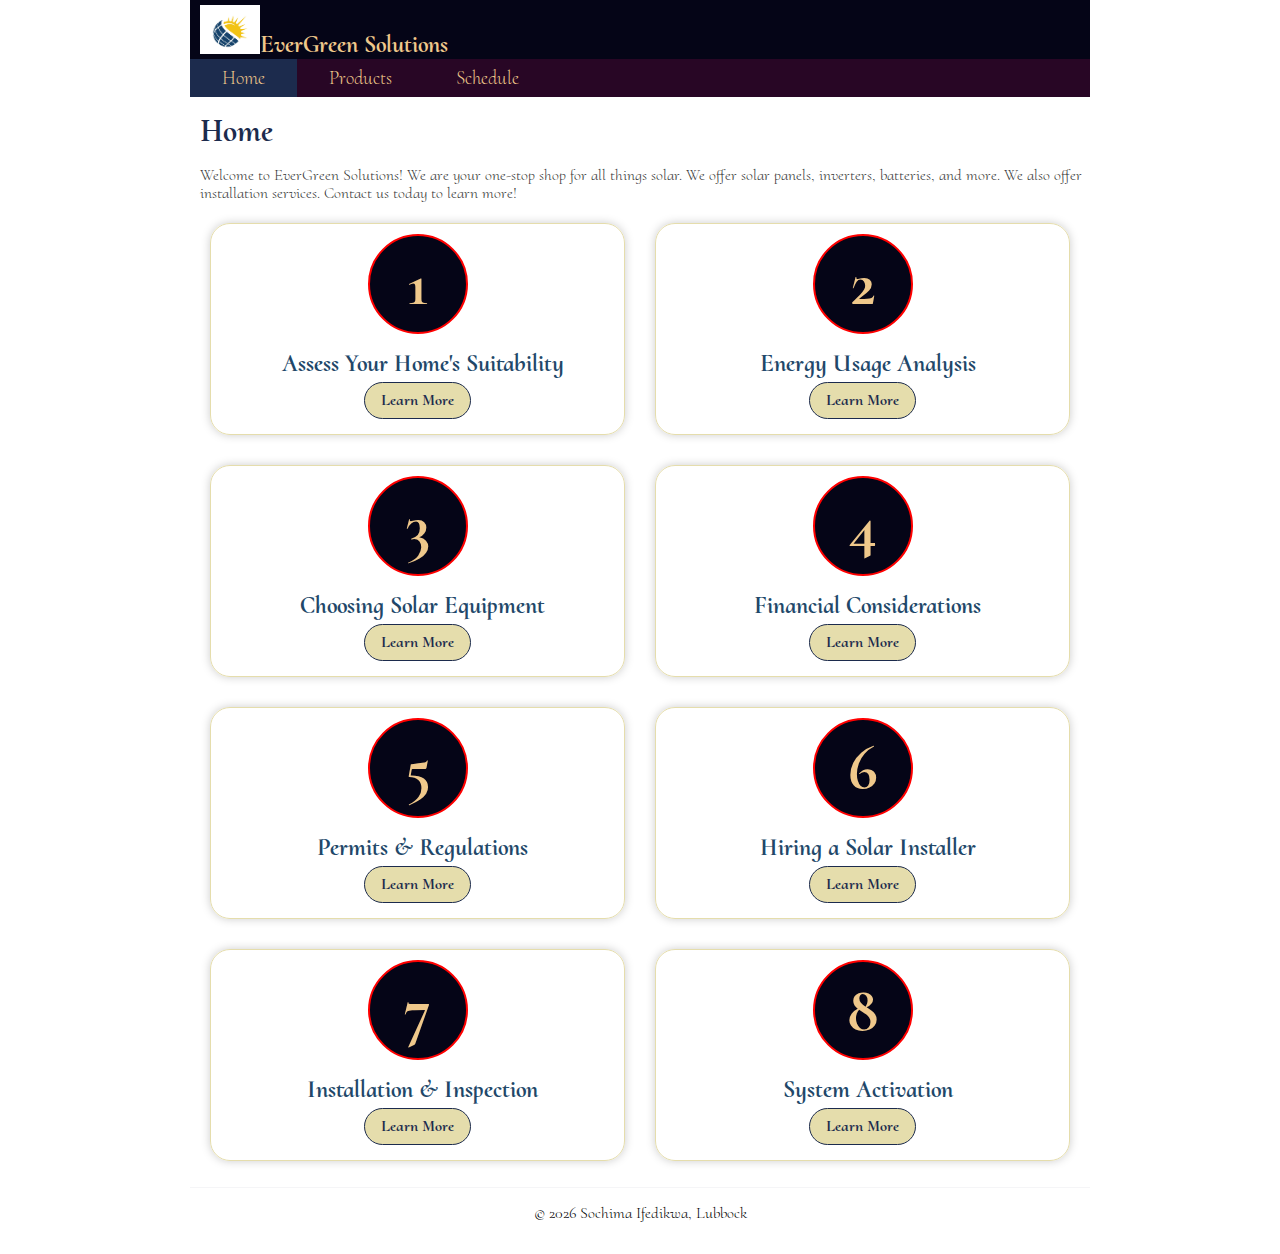
<file: project/index.html>
<!DOCTYPE html>
<html lang="en">
<head>
    <meta charset="UTF-8">
    <meta name="viewport" content="width=device-width, initial-scale=1.0">
    <title>EverGreen Solutions | Home</title>
    <meta name="description" content="Homepage for EverGreen Solutions">
    <meta name="author" content="sochima ifedikwa">
    

    <link rel="stylesheet" href="styles/normalize.css">
    <link rel="stylesheet" href="styles/base.css">
    <link rel="stylesheet" href="styles/large.css">

    <link rel="preconnect" href="https://fonts.googleapis.com">
    <link rel="preconnect" href="https://fonts.gstatic.com" crossorigin>
    <link href="https://fonts.googleapis.com/css2?family=Cormorant+Upright:wght@300;500&display=swap" rel="stylesheet">

    <meta property="og:title" content="Welcome to EverGreen Solutions">
    <meta property="og:type" content="website">
    <meta property="og:url" content="https://sochima-ifedikwa.github.io/wdd231/project/index.html">
    <meta property="og:url" content="https://sochima-ifedikwa.github.io/wdd231/project/index.html">
    <meta property="og:image" content="https://sochima-ifedikwa.github.io/wdd231/project/images/solar.webp">


    <script src="scripts/navigation.js" defer></script>
    <script src="scripts/getdates.js" defer></script>
    <script src="scripts/aboutsolar.js" defer type="module"></script>

    <link rel="icon" href="favicon.ico">
    
</head>
<body>
    <header>
        <img src="images/logo.webp" class="logo" alt="logo" width="70" height="59">
        <span>EverGreen Solutions</span>
        <button id="hamburger" aria-label="navigation links"></button>
    </header>
    <nav id="navbar">
        <ul>
            <li class="active"><a href="index.html">Home</a></li>
            <li><a href="products.html">Products</a></li>
            <li><a href="schedule.html">Schedule</a></li>
        </ul>
    </nav>
    <main>
        <h1>Home</h1>
        <p>Welcome to EverGreen Solutions! We are your one-stop shop for all things solar. We offer solar panels, inverters,
            batteries, and more. We also offer installation services. Contact us today to learn more!</p>
        <div id="solarsteps"></div>

        <dialog id="solarstepsdialog">
            <h2></h2>
            <ul></ul>
            <button id="close">Close</button>
        </dialog>
    </main>
    <footer>
        <p>&copy; <span id="currentyear"></span> Sochima Ifedikwa, Lubbock</p>
    </footer>

</body>
</html>
</file>
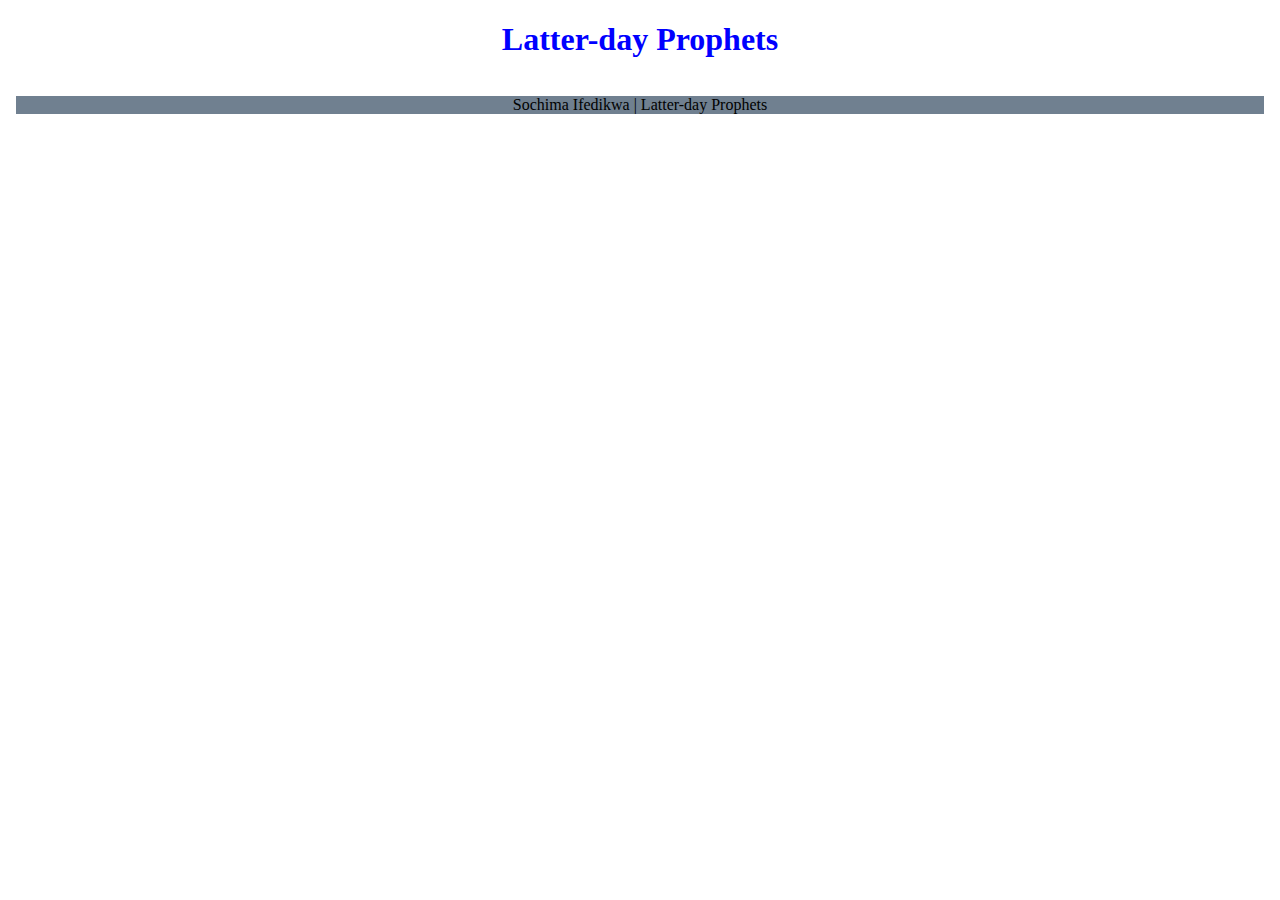
<file: prophets.html>
<!DOCTYPE html>
<html lang="en">
<head>
    <meta charset="UTF-8">
    <meta name="viewport" content="width=device-width, initial-scale=1.0">
    <title>Latter-Day Prophets</title>
    <meta name="description" content="This is a list of the latter day prophets">
    <meta name="author" content="Sochima Ifedikwa">
    <meta property="og:title" content="Latter-Day Prophets">
    <meta property="og:type" content="website">
    <meta property="og:url" content="https://sochima-ifedikwa.github.io/wdd231/prophets.html">
    <meta property="og:image" content="">
    <link rel="stylesheet" href="styles/normalize.css">
    <link rel="stylesheet" href="styles/prophets.css">
    <script src="scripts/prophets.js" defer></script>

</head>
<body>
    <header>
        <h1>Latter-day Prophets</h1>
      </header>
      <main>
        <div id="cards"></div>
      </main>
      <footer>
        Sochima Ifedikwa | Latter-day Prophets
      </footer>
</body>
</html>
</file>
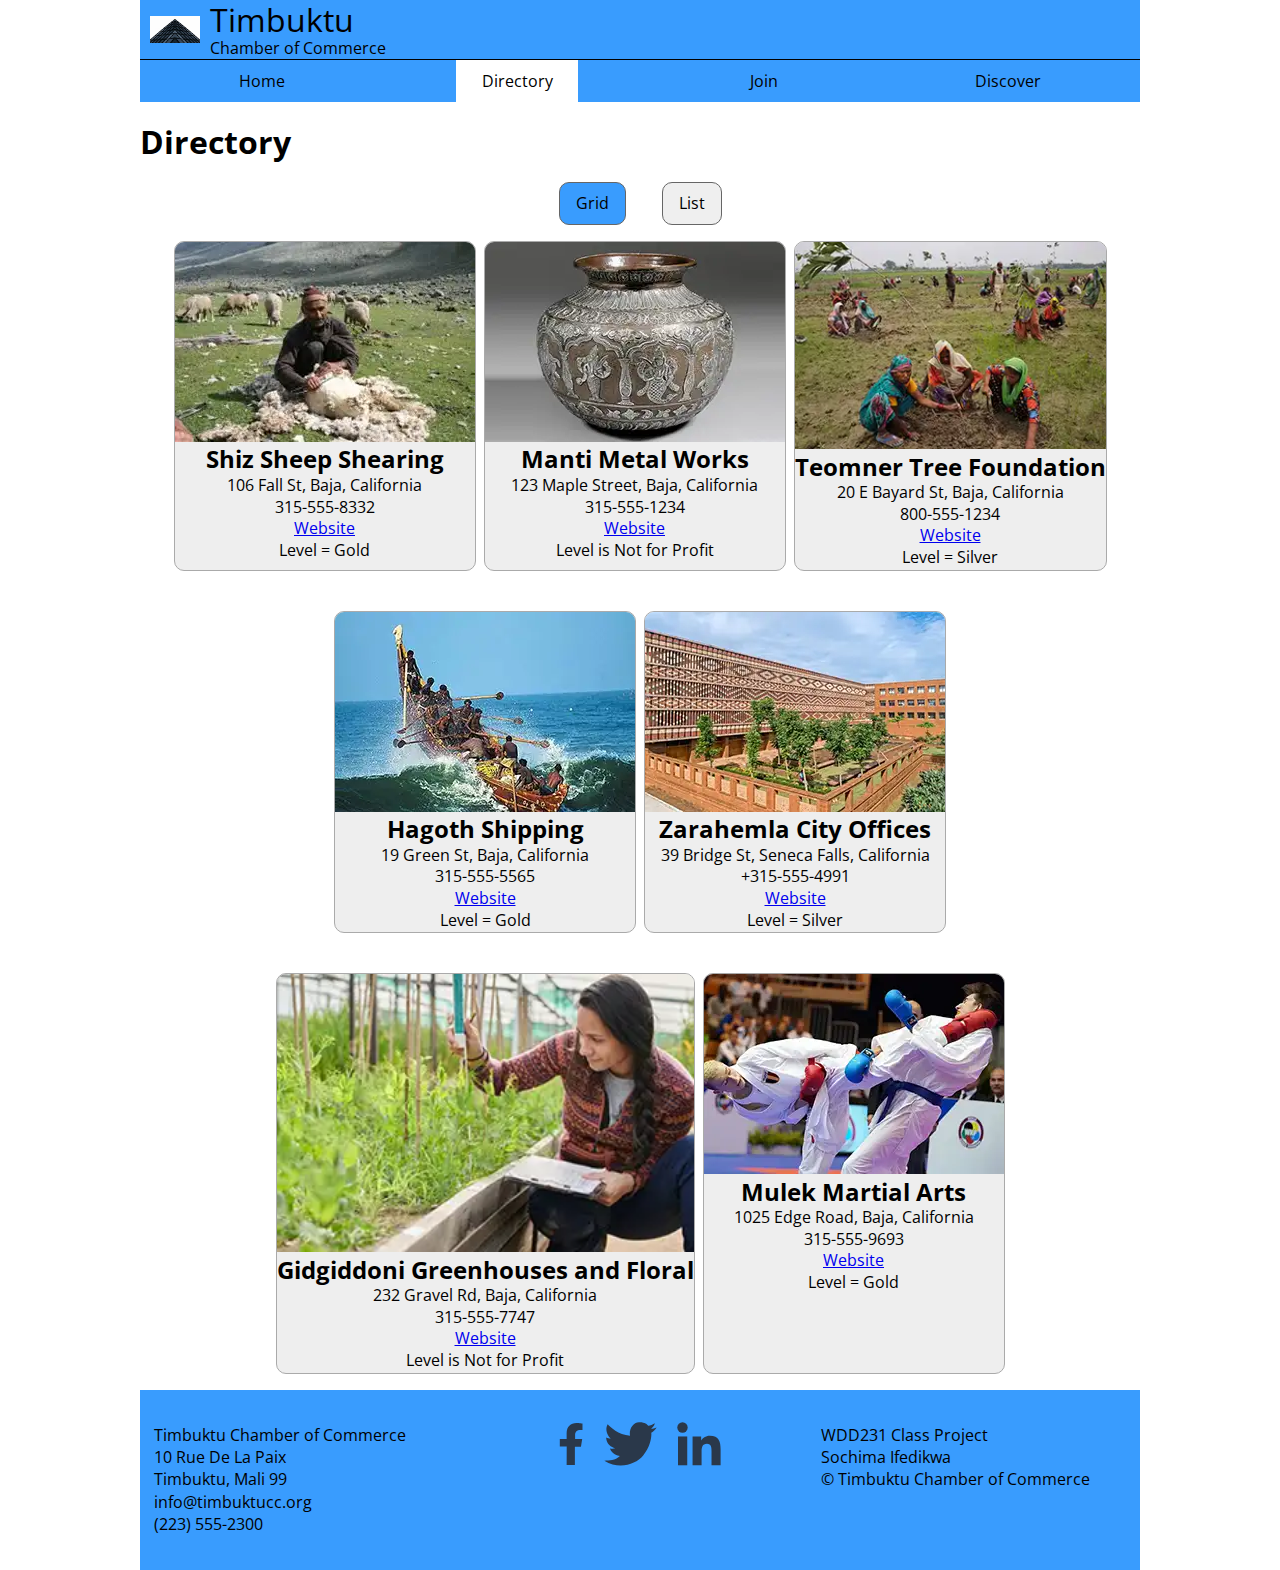
<file: chamber/directory.html>
<!DOCTYPE html>
<html lang="en">
<head>
    <meta charset="UTF-8">
    <meta name="viewport" content="width=device-width, initial-scale=1.0">
    <title>Homepage | Timbuktu Chamber of Commerce</title>
    <meta name="description" content="The homepage of the Timbuktu Chamber of Commerce">
    <meta name="author" content="Sochima Ifedikwa">

    <meta property="og:title" content="Homepage | Timbuktu Chamber of Commerce">
    <meta property="og:type" content="website">
    <meta property="og:url" content="https://sochima-ifedikwa.github.io/wdd231/chamber/directory.html">
    <meta property="og:image" content="https://sochima-ifedikwa.github.io/wdd231/chamber/images/directory.webp"> 

    <!-- <link rel="stylesheet" href="https://cdnjs.cloudflare.com/ajax/libs/normalize/8.0.1/normalize.min.css"> -->

    <link rel="preconnect" href="https://fonts.googleapis.com">
    <link rel="preconnect" href="https://fonts.gstatic.com" crossorigin>
    <link href="https://fonts.googleapis.com/css2?family=Open+Sans:ital,wght@0,300..800;1,300..800&family=Roboto:ital,wght@0,100..900;1,100..900&display=swap" rel="stylesheet">

    <link rel="stylesheet" href="styles/normalize.css">
    <link rel="stylesheet" href="styles/base.css">
    <link rel="stylesheet" href="styles/larger.css">

    <script src="scripts/members.js" defer></script> 
    <script src="scripts/navigation.js" defer></script>
    <link rel="icon" href="favicon.ico">
    
</head>
<body>
    <header>
        <img src="images/logo.webp" alt="Timbuktu" width="70" height="59" >
        <div>
            <span>Timbuktu</span>
            <div>Chamber of Commerce</div>
        </div>
        <button id="hamburger" aria-label="hamburger"></button>
    </header>
    <nav id="navbar">
        <ul class="menuLinks">
            <li><a href="index.html">Home</a></li>
            <li class="active"><a href="directory.html">Directory</a></li>
            <li><a href="join.html">Join</a></li>
            <li><a href="discover.html">Discover</a></li>
        </ul>
    </nav>
    <main>
        <h1>Directory</h1>
        <div class="theButtons">
            <button id="btnGrid" class="active">Grid</button>
            <button id="btnList" class="">List</button>
        </div>
        <div id="members" class="grid"></div>
    </main>
    <footer>
        <section class="address">
            <p>Timbuktu Chamber of Commerce</p>
            <p>10 Rue De La Paix</p>
            <p>Timbuktu, Mali 99</p>
            <p>info@timbuktucc.org</p>
            <p>(223) 555-2300</p>
        </section>
        <section class="social">
            <a href="https://www.facebook.com/"><img src="images/facebook.svg" alt="facebook" width="25" height="54"></a>
            <a href="https://twitter.com"><img src="images/twitter.svg" alt="facebook" width="54" height="44"></a>
            <a href="#"><img src="images/linked-in.svg" alt="facebook" width="44" height="44"></a>
        </section>
        <section>
            <p>WDD231 Class Project</p>
            <p>Sochima Ifedikwa</p>
            <p>&copy;<span id="currentYear"></span> Timbuktu Chamber of Commerce</p>
            <p id="lastModified"></p>
        </section>
    </footer>
</body>
</html>
</file>
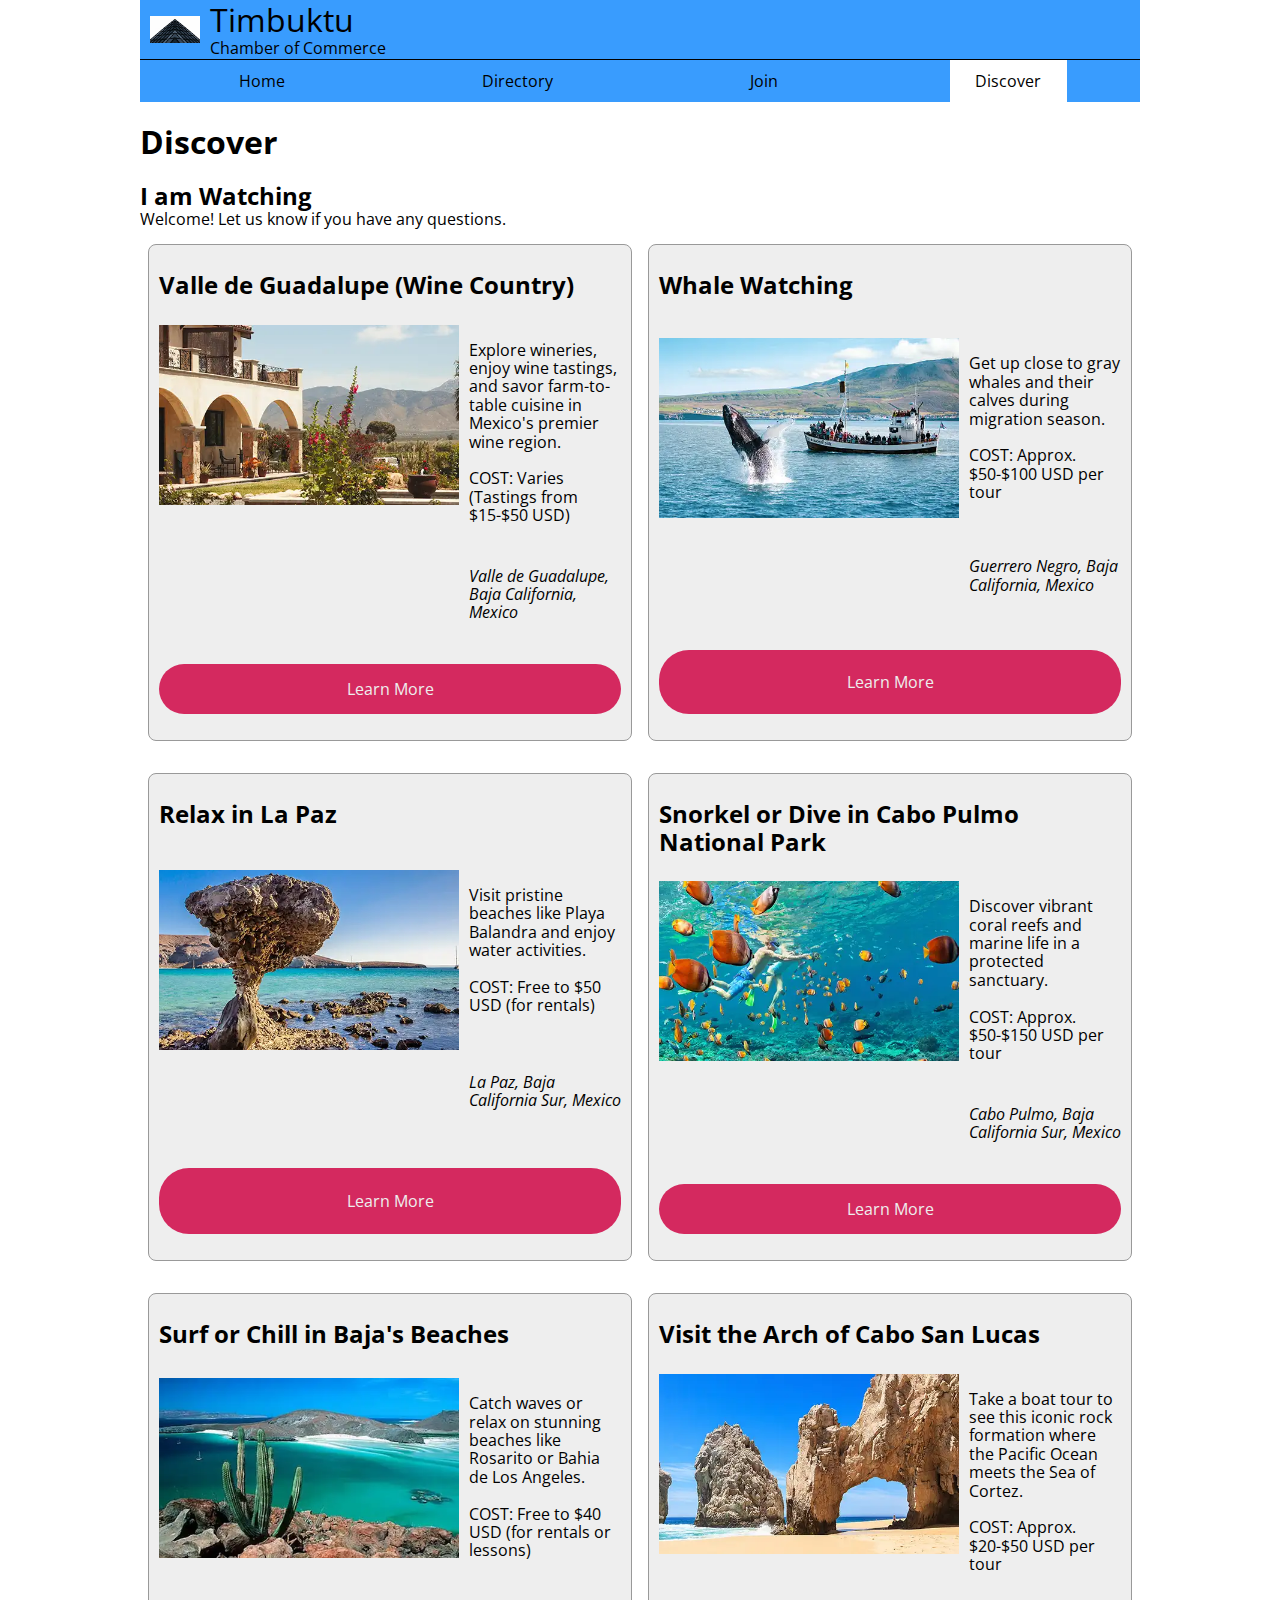
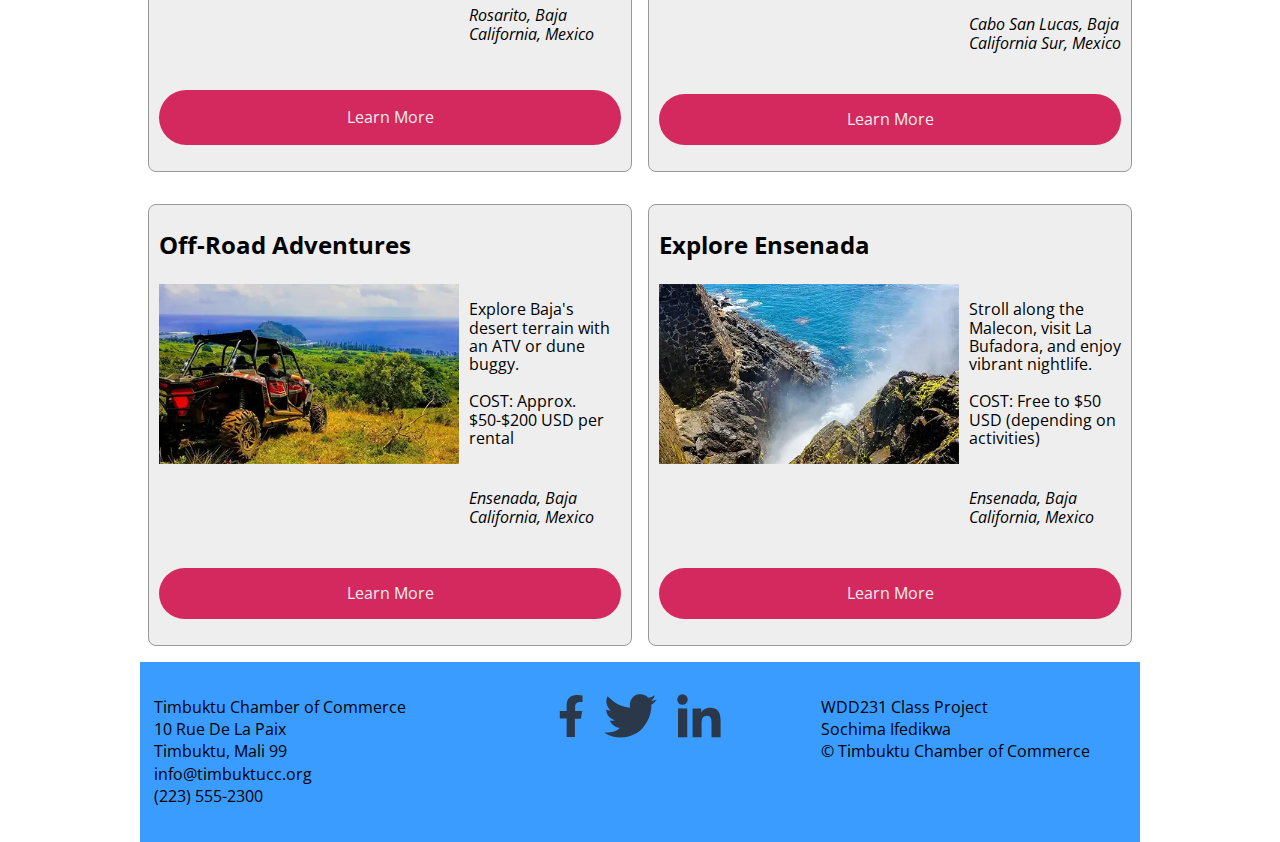
<file: chamber/discover.html>
<!DOCTYPE html>
<html lang="en">
<head>
    <meta charset="UTF-8">
    <meta name="viewport" content="width=device-width, initial-scale=1.0">
    <title>Join Us | Timbuktu Chamber of Commerce</title>
    <meta name="description" content="The homepage of the Timbuktu Chamber of Commerce">
    <meta name="author" content="Sochima Ifedikwa">

    <meta property="og:title" content="Join Us at Timbuktu Chamber of Commerce">
    <meta property="og:type" content="website">
    <meta property="og:url" content="https://sochima-ifedikwa.github.io/wdd231/chamber/join.html">
    <meta property="og:image" content="https://sochima-ifedikwa.github.io/wdd231/chamber/images/hero.webp"> 

    <!-- <link rel="stylesheet" href="https://cdnjs.cloudflare.com/ajax/libs/normalize/8.0.1/normalize.min.css"> -->

    <link rel="preconnect" href="https://fonts.googleapis.com">
    <link rel="preconnect" href="https://fonts.gstatic.com" crossorigin>
    <link href="https://fonts.googleapis.com/css2?family=Open+Sans:ital,wght@0,300..800;1,300..800&family=Roboto:ital,wght@0,100..900;1,100..900&display=swap" rel="stylesheet">

    <link rel="stylesheet" href="styles/normalize.css">
    <link rel="stylesheet" href="styles/base.css">
    <link rel="stylesheet" href="styles/medium.css">
    <link rel="stylesheet" href="styles/larger.css">

    <script src="scripts/discover.js" defer></script>
    <script src="scripts/message.js" defer></script>
    <script src="scripts/navigation.js" defer></script>
    <link rel="icon" href="favicon.ico">
    
</head>
<body>
    <header>
        <img src="images/logo.webp" alt="Timbuktu" width="70" height="59" >
        <div>
            <span>Timbuktu</span>
            <div>Chamber of Commerce</div>
        </div>
        <button id="hamburger" aria-label="hamburger"></button>
    </header>
    <nav id="navbar">
        <ul class="menuLinks">
            <li><a href="index.html">Home</a></li>
            <li><a href="directory.html">Directory</a></li>
            <li><a href="join.html">Join</a></li>
            <li class="active"><a href="discover.html">Discover</a></li>
        </ul>
    </nav>
    <main>
        <h1>Discover</h1>
        <div>
            <h2>I am Watching</h2>
            <p id="timeBetween"></p>
        </div>

        <section id="allplaces"></section>
    </main>
    <footer>
        <section class="address">
            <p>Timbuktu Chamber of Commerce</p>
            <p>10 Rue De La Paix</p>
            <p>Timbuktu, Mali 99</p>
            <p>info@timbuktucc.org</p>
            <p>(223) 555-2300</p>
        </section>
        <section class="social">
            <a href="https://www.facebook.com/"><img src="images/facebook.svg" alt="facebook" width="25" height="54"></a>
            <a href="https://twitter.com"><img src="images/twitter.svg" alt="facebook" width="54" height="44"></a>
            <a href="#"><img src="images/linked-in.svg" alt="facebook" width="44" height="44"></a>
        </section>
        <section>
            <p>WDD231 Class Project</p>
            <p>Sochima Ifedikwa</p>
            <p>&copy;<span id="currentYear"></span> Timbuktu Chamber of Commerce</p>
            <p id="lastModified"></p>
        </section>
    </footer>
</body>
</html>
</file>
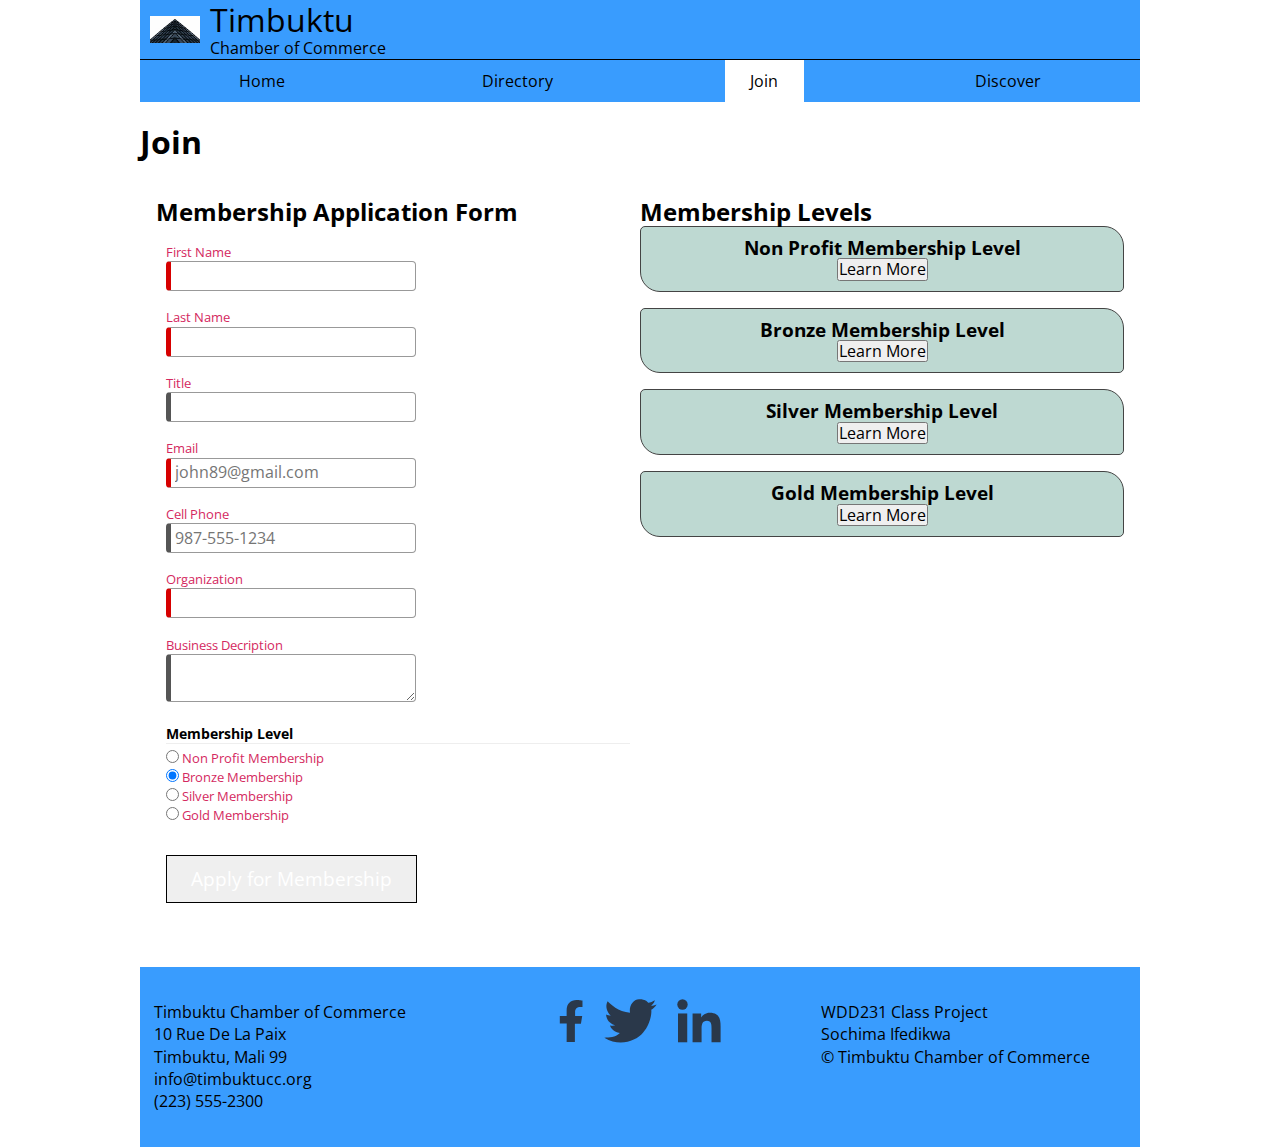
<file: chamber/join.html>
<!DOCTYPE html>
<html lang="en">
<head>
    <meta charset="UTF-8">
    <meta name="viewport" content="width=device-width, initial-scale=1.0">
    <title>Join Us | Timbuktu Chamber of Commerce</title>
    <meta name="description" content="The homepage of the Timbuktu Chamber of Commerce">
    <meta name="author" content="Sochima Ifedikwa">

    <meta property="og:title" content="Join Us at Timbuktu Chamber of Commerce">
    <meta property="og:type" content="website">
    <meta property="og:url" content="https://sochima-ifedikwa.github.io/wdd231/chamber/join.html">
    <meta property="og:image" content="https://sochima-ifedikwa.github.io/wdd231/chamber/images/hero.webp"> 

    <!-- <link rel="stylesheet" href="https://cdnjs.cloudflare.com/ajax/libs/normalize/8.0.1/normalize.min.css"> -->

    <link rel="preconnect" href="https://fonts.googleapis.com">
    <link rel="preconnect" href="https://fonts.gstatic.com" crossorigin>
    <link href="https://fonts.googleapis.com/css2?family=Open+Sans:ital,wght@0,300..800;1,300..800&family=Roboto:ital,wght@0,100..900;1,100..900&display=swap" rel="stylesheet">

    <link rel="stylesheet" href="styles/normalize.css">
    <link rel="stylesheet" href="styles/base.css">
    <link rel="stylesheet" href="styles/larger.css">

    <script src="scripts/levels.js" defer></script>
    <script src="scripts/navigation.js" defer></script>
    <link rel="icon" href="favicon.ico">
    
</head>
<body>
    <header>
        <img src="images/logo.webp" alt="Timbuktu" width="70" height="59" >
        <div>
            <span>Timbuktu</span>
            <div>Chamber of Commerce</div>
        </div>
        <button id="hamburger" aria-label="hamburger"></button>
    </header>
    <nav id="navbar">
        <ul class="menuLinks">
            <li><a href="index.html">Home</a></li>
            <li><a href="directory.html">Directory</a></li>
            <li class="active"><a href="join.html">Join</a></li>
            <li><a href="discover.html">Discover</a></li>
        </ul>
    </nav>
    <main>
        <h1>Join</h1>

        <div class="sbs">
            <section>
                <h2>Membership Application Form</h2>
                <form method="GET" action="thankyou.html" class="designOne">
                    <label>First Name <input type="text" name="first" required autocomplete="given-name" title="Your First Name"></label>
                    <label>Last Name <input type="text" name="last" required autocomplete="family-name" title="Your Last Name"></label>
                    <label>Title <input type="text" name="title" autocomplete="organization-title" title="Your Title" pattern="[a-zA-Z0-9 -]{7,}"></label>
                    <label>Email <input type="email" name="email" required placeholder="john89@gmail.com"  title="Your Email" autocomplete="email"></label>
                    <label>Cell Phone <input type="tel" name="phone"  autocomplete="tel" title="A Phone Number with dashes" placeholder="987-555-1234" ></label>
                    <label>Organization <input type="text" name="organization" required  title="organization" autocomplete="organization"></label>
                    <label>Business Decription<textarea name="description"></textarea></label>
                
                    <h3>Membership Level</h3>
                    <label><input type="radio" name="level" value="Non Profit Membership"> Non Profit Membership</label>
                    <label><input type="radio" name="level" value="Bronze Membership" checked> Bronze Membership</label>
                    <label><input type="radio" name="level" value="Silver Membership"> Silver Membership</label>
                    <label><input type="radio" name="level" value="Sealing"> Gold Membership</label>
                
                
                    <input type="submit" value="Apply for Membership">
                    <input type="hidden" name="hiddendate" id="today">
                </form>
            </section>
            
            
            <section class="mslvl">
                <h2>Membership Levels</h2>
                <!-- Non Profit level -->
                <aside>
                    <h3>Non Profit Membership Level</h3>
                    <button id="ml1Btn">Learn More</button>
                </aside>
                <aside>
                    <h3>Bronze Membership Level</h3>
                    <button id="ml2Btn">Learn More</button>
                </aside>
                <aside>
                    <h3>Silver Membership Level</h3>
                    <button id="ml3Btn">Learn More</button>
                </aside>
                <aside>
                    <h3>Gold Membership Level</h3>
                    <button id="ml4Btn">Learn More</button>
                </aside>
                    <dialog id="mlModal">
                        <div>
                        <h4 id="mltitle"></h4>
                        <button id="closeModal">X</button>
                        </div>
                        <span id="mldetails"></span>
                    </dialog>
            </section>
            </div>
    </main>
    <footer>
        <section class="address">
            <p>Timbuktu Chamber of Commerce</p>
            <p>10 Rue De La Paix</p>
            <p>Timbuktu, Mali 99</p>
            <p>info@timbuktucc.org</p>
            <p>(223) 555-2300</p>
        </section>
        <section class="social">
            <a href="https://www.facebook.com/"><img src="images/facebook.svg" alt="facebook" width="25" height="54"></a>
            <a href="https://twitter.com"><img src="images/twitter.svg" alt="facebook" width="54" height="44"></a>
            <a href="#"><img src="images/linked-in.svg" alt="facebook" width="44" height="44"></a>
        </section>
        <section>
            <p>WDD231 Class Project</p>
            <p>Sochima Ifedikwa</p>
            <p>&copy;<span id="currentYear"></span> Timbuktu Chamber of Commerce</p>
            <p id="lastModified"></p>
        </section>
    </footer>
</body>
</html>
</file>
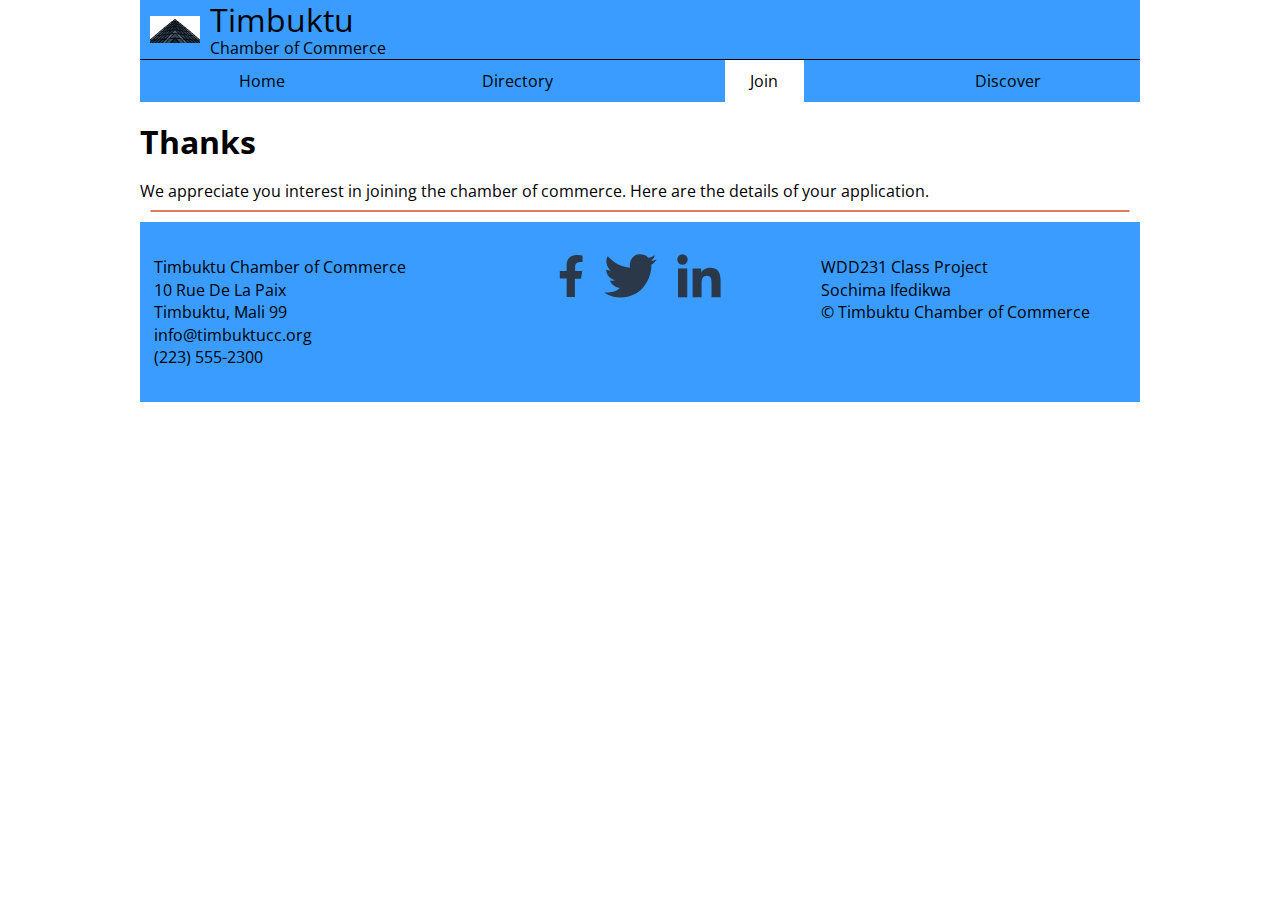
<file: chamber/thankyou.html>
<!DOCTYPE html>
<html lang="en">
<head>
    <meta charset="UTF-8">
    <meta name="viewport" content="width=device-width, initial-scale=1.0">
    <title>Thank you | Timbuktu Chamber of Commerce</title>
    <meta name="description" content="Thank you for joining Timbuktu Chamber of Commerce">
    <meta name="author" content="Sochima Ifedikwa">

    <meta property="og:title" content="Join Us at Timbuktu Chamber of Commerce">
    <meta property="og:type" content="website">
    <meta property="og:url" content="https://sochima-ifedikwa.github.io/wdd231/chamber/join.html">
    <meta property="og:image" content="https://sochima-ifedikwa.github.io/wdd231/chamber/images/hero.webp"> 

    <!-- <link rel="stylesheet" href="https://cdnjs.cloudflare.com/ajax/libs/normalize/8.0.1/normalize.min.css"> -->

    <link rel="preconnect" href="https://fonts.googleapis.com">
    <link rel="preconnect" href="https://fonts.gstatic.com" crossorigin>
    <link href="https://fonts.googleapis.com/css2?family=Open+Sans:ital,wght@0,300..800;1,300..800&family=Roboto:ital,wght@0,100..900;1,100..900&display=swap" rel="stylesheet">

    <link rel="stylesheet" href="styles/normalize.css">
    <link rel="stylesheet" href="styles/base.css">
    <link rel="stylesheet" href="styles/larger.css">

    <script src="scripts/captureformdata.js" defer></script>
    <script src="scripts/navigation.js" defer></script>
    <link rel="icon" href="favicon.ico">
    
</head>
<body>
    <header>
        <img src="images/logo.webp" alt="Timbuktu" width="70" height="59" >
        <div>
            <span>Timbuktu</span>
            <div>Chamber of Commerce</div>
        </div>
        <button id="hamburger" aria-label="hamburger"></button>
    </header>
    <nav id="navbar">
        <ul class="menuLinks">
            <li><a href="index.html">Home</a></li>
            <li><a href="directory.html">Directory</a></li>
            <li class="active"><a href="join.html">Join</a></li>
            <li><a href="discover.html">Discover</a></li>
        </ul>
    </nav>
    <main>
        <h1>Thanks</h1>
        <p>We appreciate you interest in joining the chamber of commerce. Here are the details of your application.</p>
      <div id="results"></div>
    </main>
    <footer>
        <section class="address">
            <p>Timbuktu Chamber of Commerce</p>
            <p>10 Rue De La Paix</p>
            <p>Timbuktu, Mali 99</p>
            <p>info@timbuktucc.org</p>
            <p>(223) 555-2300</p>
        </section>
        <section class="social">
            <a href="https://www.facebook.com/"><img src="images/facebook.svg" alt="facebook" width="25" height="54"></a>
            <a href="https://twitter.com"><img src="images/twitter.svg" alt="facebook" width="54" height="44"></a>
            <a href="#"><img src="images/linked-in.svg" alt="facebook" width="44" height="44"></a>
        </section>
        <section>
            <p>WDD231 Class Project</p>
            <p>Sochima Ifedikwa</p>
            <p>&copy;<span id="currentYear"></span> Timbuktu Chamber of Commerce</p>
            <p id="lastModified"></p>
        </section>
    </footer>
</body>
</html>
</file>
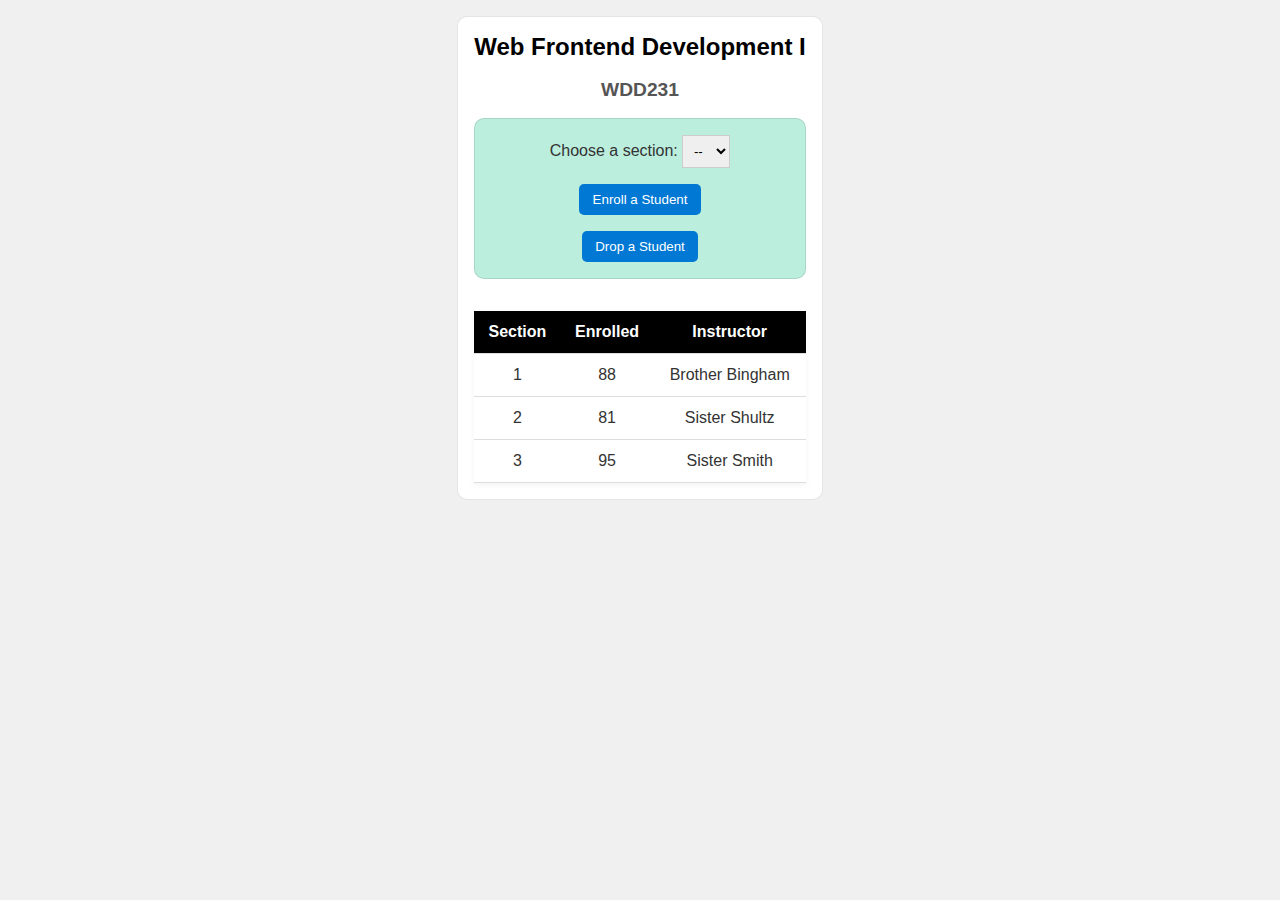
<file: modules_demo/modules.html>
<!DOCTYPE html>
<html lang="en">

<head>
  <meta charset="UTF-8">
  <meta name="viewport" content="width=device-width, initial-scale=1.0">
  <title>Modules Example: Course and Sections</title>
  <link rel="stylesheet" href="styles/modules.css">
  <script type="module" src="scripts/modules.js"></script>
</head>

<body>
  <main>
  <h1 id="courseName"></h1>
  <h2 id="courseCode"></h2>

  <div id="enrollment">
    <label for="sectionNumber">Choose a section:</label>
    <select id="sectionNumber">
      <option value="0" disabled selected>--</option>
    </select>
    <button id="enrollStudent">Enroll a Student</button>
    <button id="dropStudent">Drop a Student</button>
  </div>

  <table>
    <thead>
      <tr>
        <th>Section</th>
        <th>Enrolled</th>
        <th>Instructor</th>
      </tr>
    </thead>
    <tbody id="sections"></tbody>
  </table>
  </main>
</body>

</html>
</file>
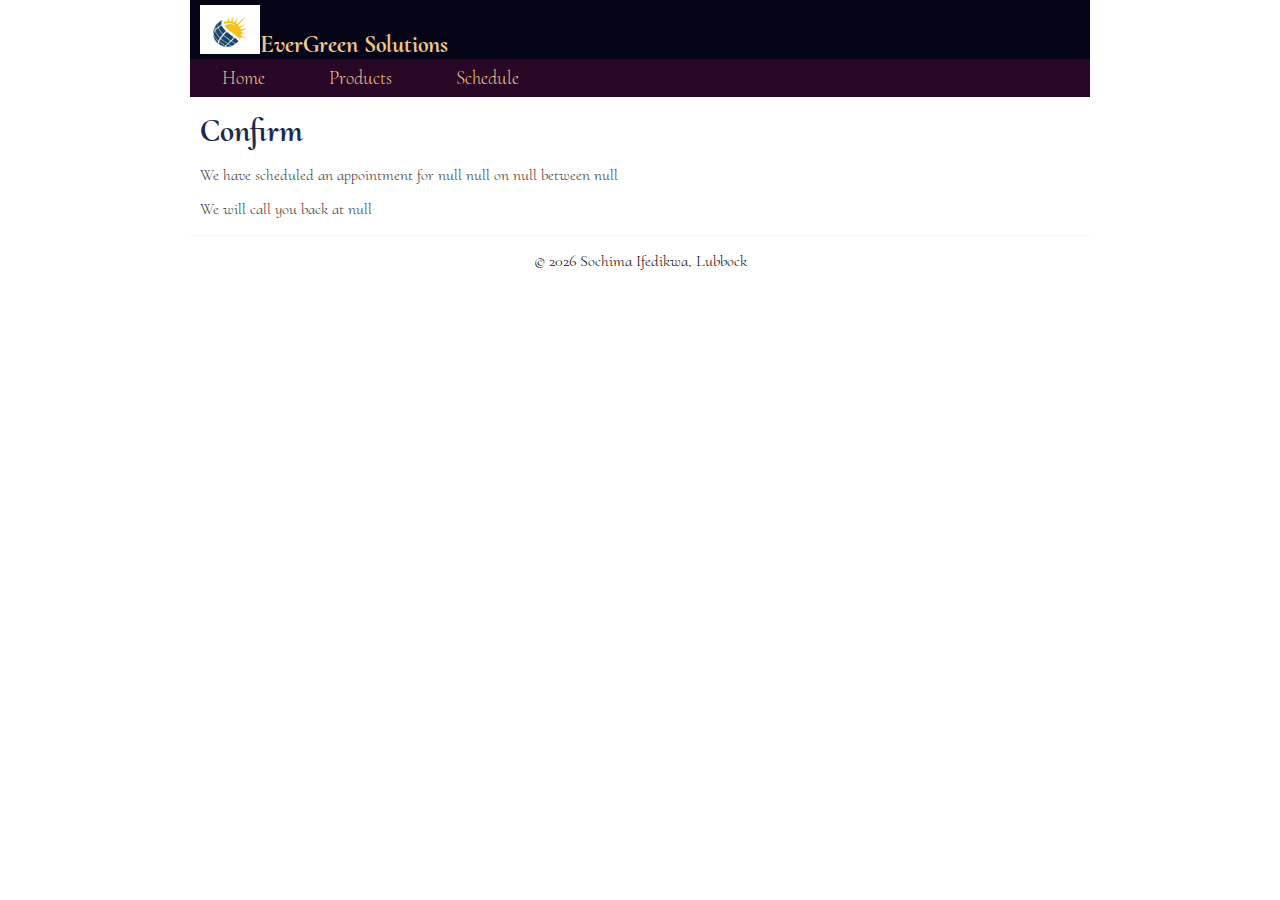
<file: project/confirm.html>
<!DOCTYPE html>
<html lang="en">
<head>
    <meta charset="UTF-8">
    <meta name="viewport" content="width=device-width, initial-scale=1.0">
    <title>EverGreen Solutions | Confirmation Page</title>
    <meta name="description" content="Confirmation Page for EverGreen Solutions">
    <meta name="author" content="sochima ifedikwa">

    <link rel="stylesheet" href="styles/normalize.css">
    <link rel="stylesheet" href="styles/base.css">
    <link rel="stylesheet" href="styles/large.css">

    <link rel="preconnect" href="https://fonts.googleapis.com">
    <link rel="preconnect" href="https://fonts.gstatic.com" crossorigin>
    <link href="https://fonts.googleapis.com/css2?family=Cormorant+Upright:wght@300;500&display=swap" rel="stylesheet">

    <meta property="og:title" content="Confirmation for EverGreen Solutions">
    <meta property="og:type" content="website">
    <meta property="og:url" content="https://sochima-ifedikwa.github.io/wdd231/project/schedule.html">
    <meta property="og:url" content="https://sochima-ifedikwa.github.io/wdd231/project/images/solar.webp">

    <script src="scripts/navigation.js" defer></script>
    <script src="scripts/getdates.js" defer></script>
    <script src="scripts/confirm.js" defer></script>

    <link rel="icon" href="favicon.ico">
 
</head>
<body>
    <header>
        <img src="images/logo.webp" class="logo" alt="logo" width="70" height="59">
        <span>EverGreen Solutions</span>
        <button id="hamburger" aria-label="navigation links"></button>
    </header>
    <nav id="navbar">
        <ul>
            <li><a href="index.html">Home</a></li>
            <li><a href="products.html">Products</a></li>
            <li><a href="schedule.html">Schedule</a></li>

        </ul>
    </nav>
    <main>
        <h1>Confirm</h1>
        <div id="message"></div>
    </main>
    <footer>
        <p>&copy; <span id="currentyear"></span> Sochima Ifedikwa, Lubbock</p>
    </footer>

</body>
</html>
</file>
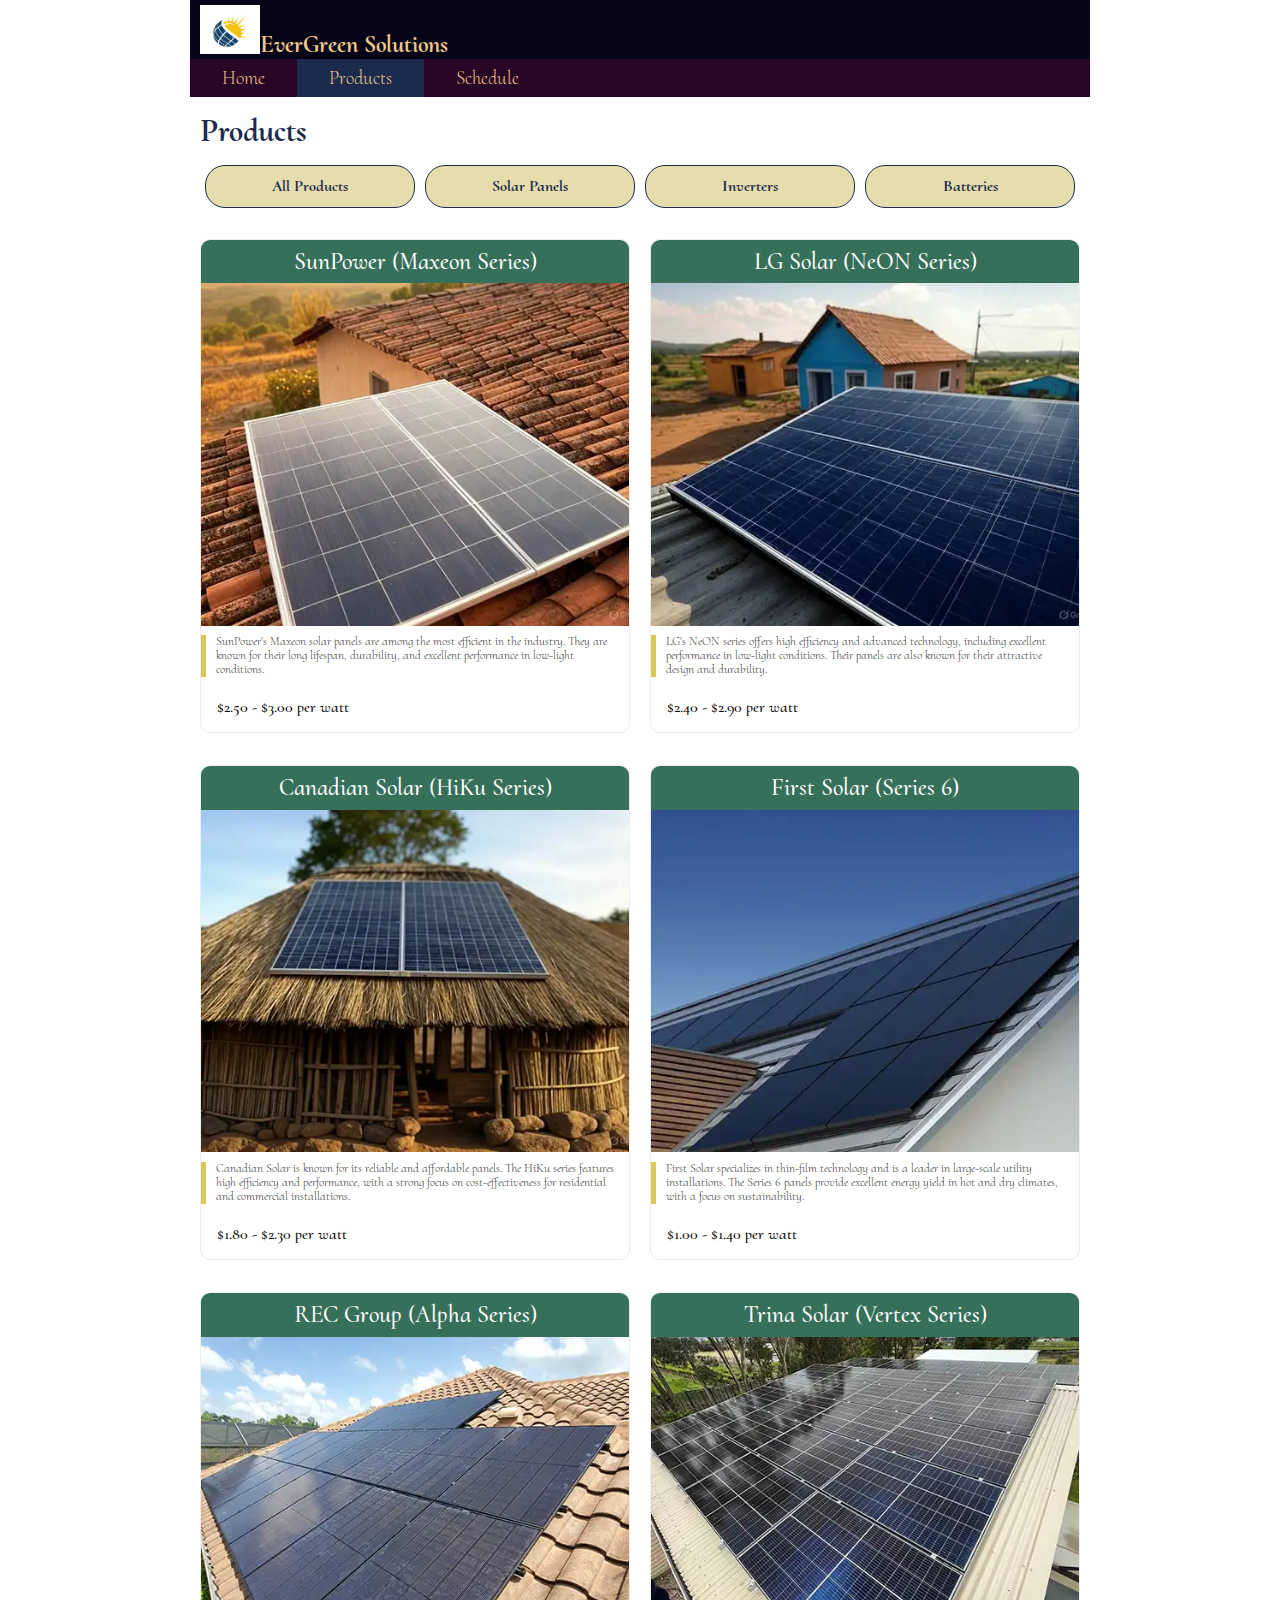
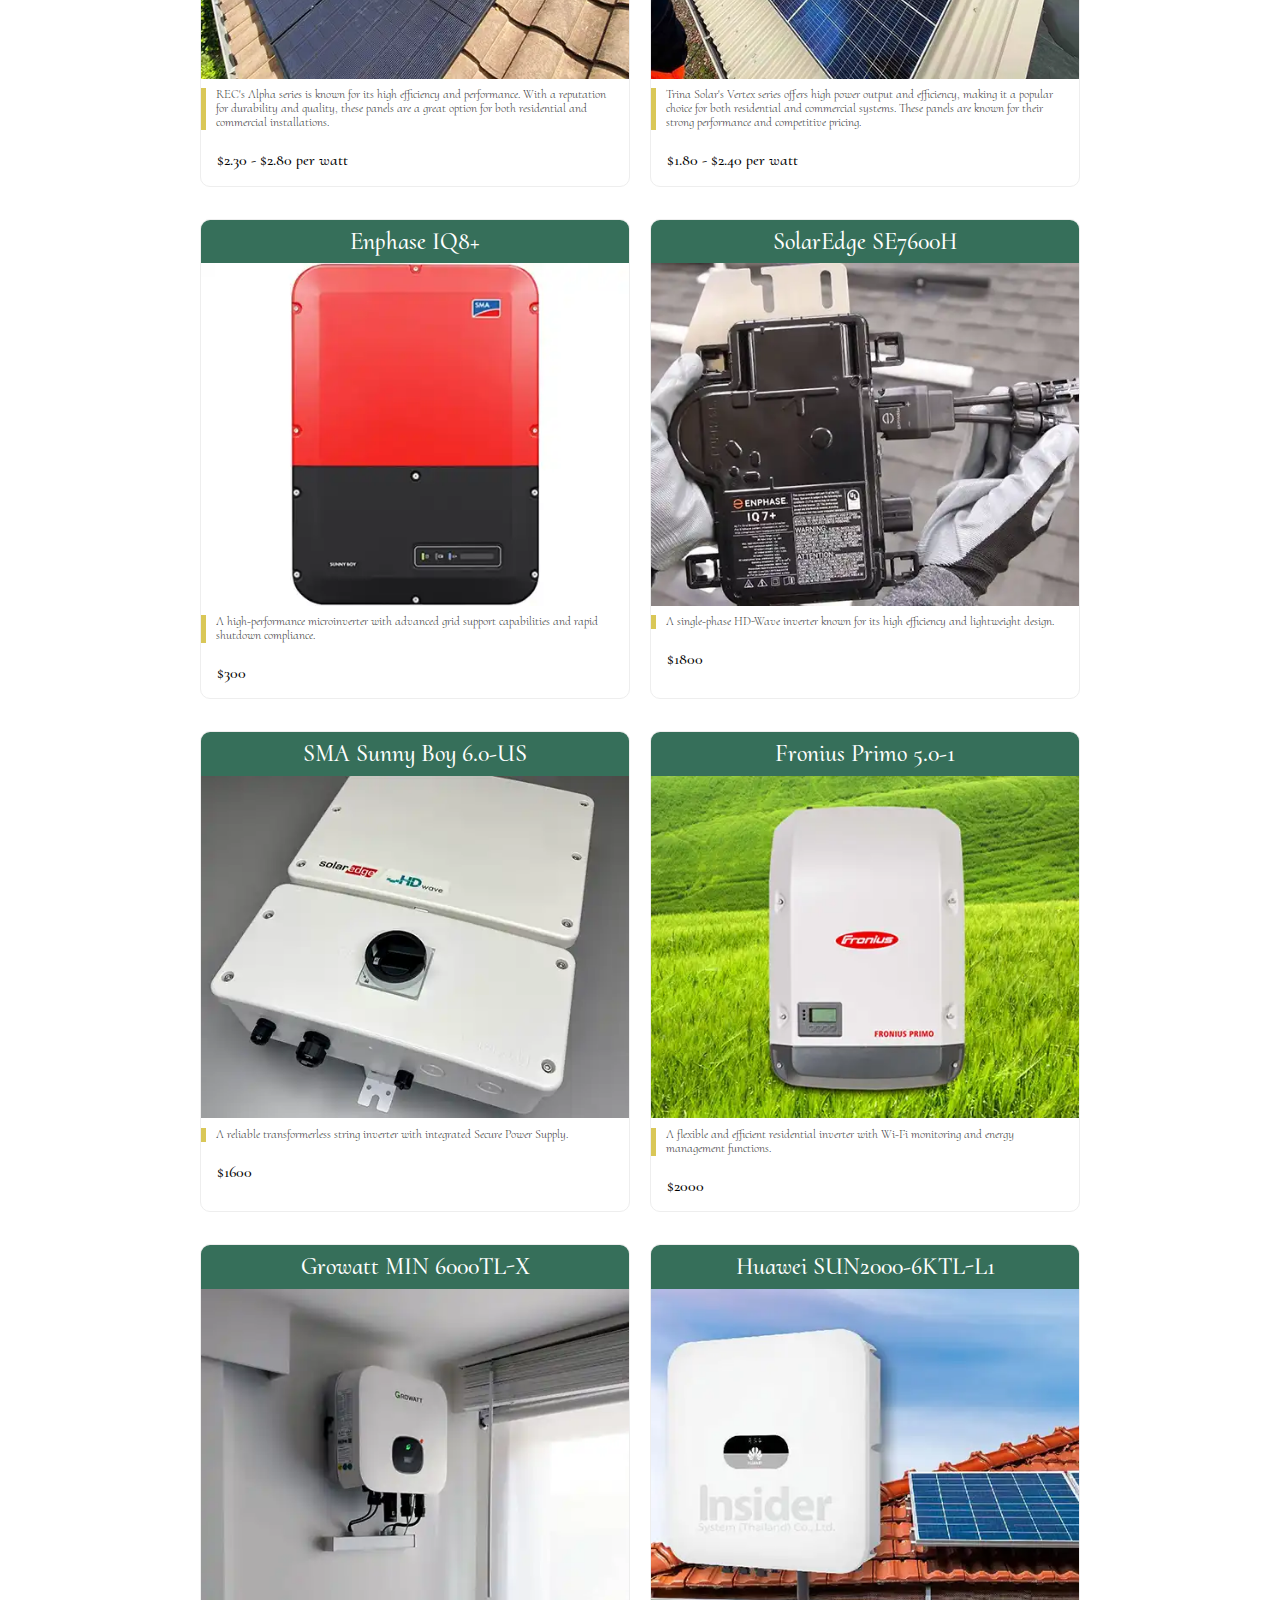
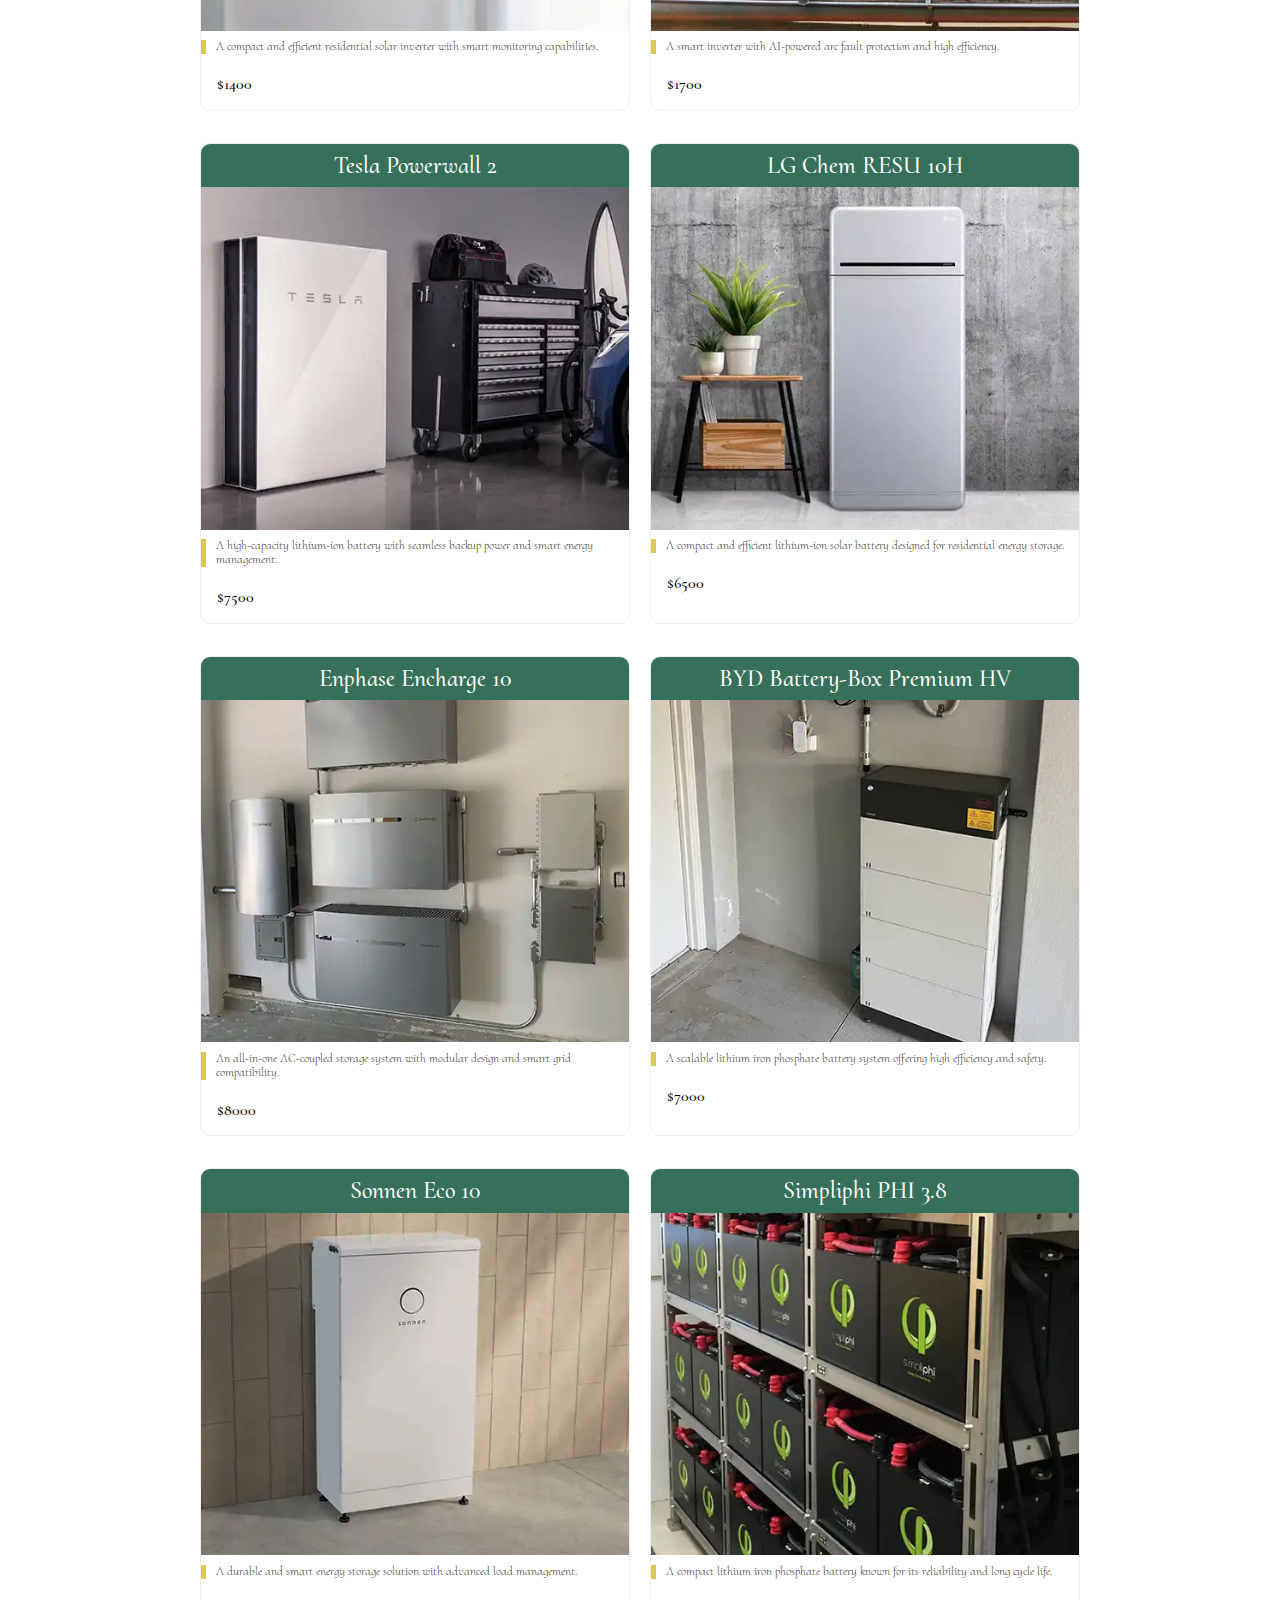
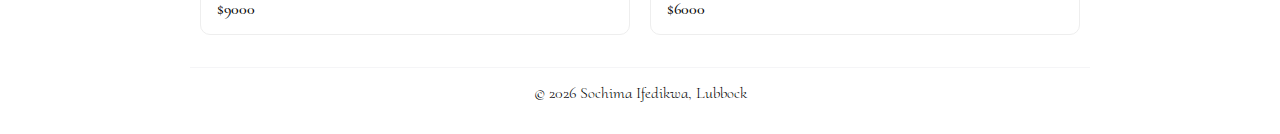
<file: project/products.html>
<!DOCTYPE html>
<html lang="en">
<head>
    <meta charset="UTF-8">
    <meta name="viewport" content="width=device-width, initial-scale=1.0">
    <title>EverGreen Solutions | Products</title>
    <meta name="description" content="Homepage for EverGreen Solutions">
    <meta name="author" content="sochima ifedikwa">

    <link rel="stylesheet" href="styles/normalize.css">
    <link rel="stylesheet" href="styles/base.css">
    <link rel="stylesheet" href="styles/large.css">

    <link rel="preconnect" href="https://fonts.googleapis.com">
    <link rel="preconnect" href="https://fonts.gstatic.com" crossorigin>
    <link href="https://fonts.googleapis.com/css2?family=Cormorant+Upright:wght@300;500&display=swap" rel="stylesheet">

    <meta property="og:title" content="Homepage for EverGreen Solutions">
    <meta property="og:type" content="website">
    <meta property="og:url" content="https://sochima-ifedikwa.github.io/wdd231/project/index.html">
    <meta property="og:image" content="https://sochima-ifedikwa.github.io/wdd231/project/images/solar.webp">

    <script src="scripts/navigation.js" defer></script>
    <script src="scripts/getdates.js" defer></script>
    <script src="scripts/products.js" defer></script>

    <link rel="icon" href="favicon.ico">
</head>
<body>
    <header>
        <img src="images/logo.webp" class="logo" alt="logo" width="70" height="59">
        <span>EverGreen Solutions</span>
        <button id="hamburger" aria-label="navigation links"></button>
    </header>
    <nav id="navbar">
        <ul>
            <li><a href="index.html">Home</a></li>
            <li class="active"><a href="products.html">Products</a></li>
            <li><a href="schedule.html">Schedule</a></li>
        </ul>
    </nav>
    <main>
        <h1>Products</h1>
        <div class="mybuttons">
            <button id="all">All Products</button>
            <button id="panels">Solar Panels</button>
            <button id="inverters">Inverters</button>
            <button id="battery">Batteries</button>
        </div>
        <div id="products"></div>
    </main>
    <footer>
        <p>&copy; <span id="currentyear"></span> Sochima Ifedikwa, Lubbock</p>
    </footer>

</body>
</html>
</file>
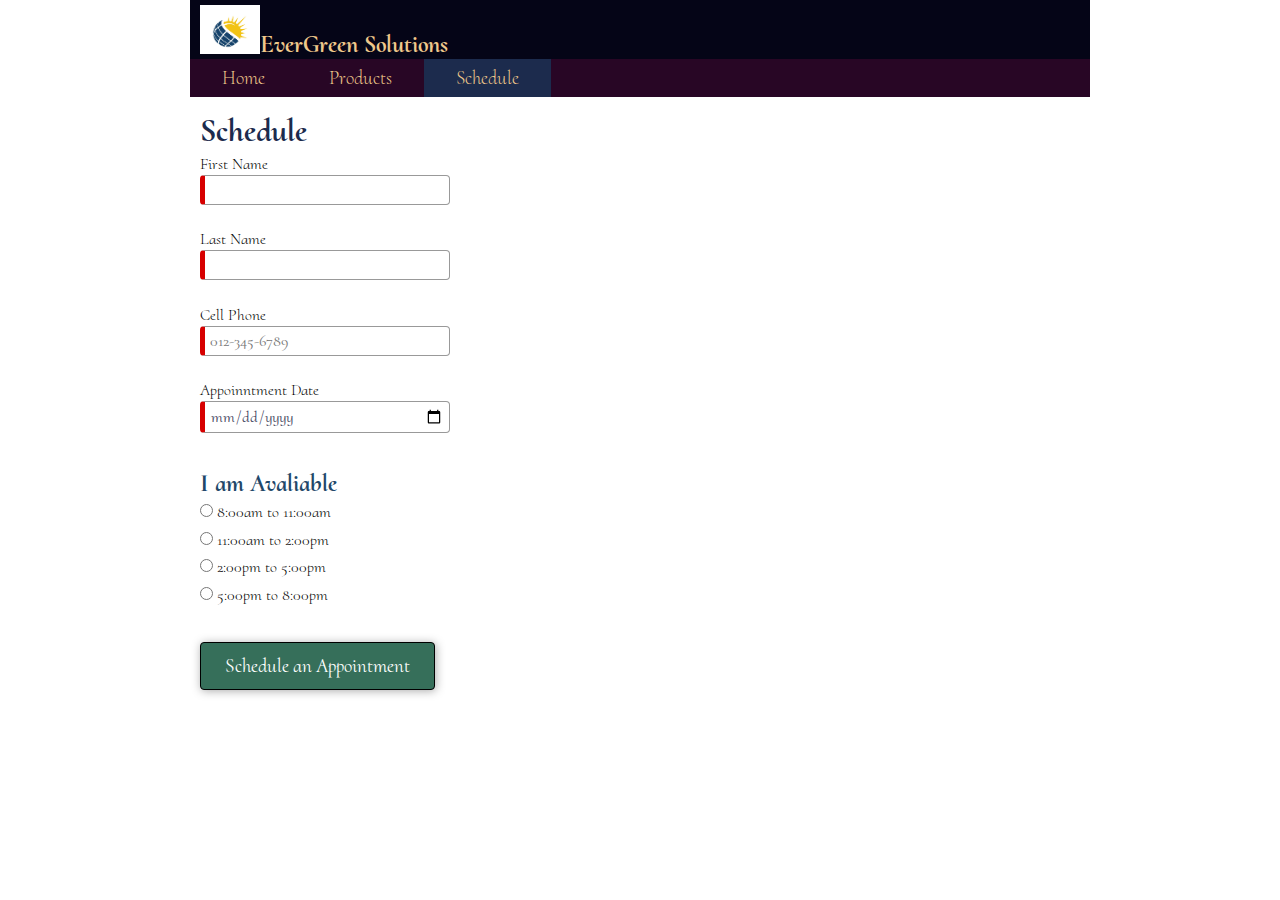
<file: project/schedule.html>
<!DOCTYPE html>
<html lang="en">
<head>
    <meta charset="UTF-8">
    <meta name="viewport" content="width=device-width, initial-scale=1.0">
    <title>EverGreen Solutions | Schedule</title>
    <meta name="description" content="Book and appointment with EverGreen Solutions">
    <meta name="author" content="sochima ifedikwa">

    <link rel="stylesheet" href="styles/normalize.css">
    <link rel="stylesheet" href="styles/base.css">
    <link rel="stylesheet" href="styles/large.css">

    <link rel="preconnect" href="https://fonts.googleapis.com">
    <link rel="preconnect" href="https://fonts.gstatic.com" crossorigin>
    <link href="https://fonts.googleapis.com/css2?family=Cormorant+Upright:wght@300;500&display=swap" rel="stylesheet">

    <meta property="og:title" content="EverGreen Solutions | Schedule">
    <meta property="og:type" content="website">
    <meta property="og:url" content="https://sochima-ifedikwa.github.io/wdd231/project/schedule.html">
    <meta property="og:image" content="https://sochima-ifedikwa.github.io/wdd231/project/images/solar.webp">

    <script src="scripts/navigation.js" defer></script>
    <script src="scripts/getdates.js" defer></script>

    <link rel="icon" href="favicon.ico">
</head>
<body>
    <header>
        <img src="images/logo.webp" class="logo" alt="logo" width="70" height="59">
        <span>EverGreen Solutions</span>
        <button id="hamburger" aria-label="navigation links"></button>
    </header>
    <nav id="navbar">
        <ul>
            <li><a href="index.html">Home</a></li>
            <li><a href="products.html">Products</a></li>
            <li class="active"><a href="schedule.html">Schedule</a></li>
        </ul>
    </nav>
    <main>
        <h1>Schedule</h1>

        <form method="GET" action="confirm.html" class="designOne">
            <label>First Name <input type="text" name="first" required autocomplete="given-name" title="Your First Name"></label>
            <label>Last Name <input type="text" name="last" required autocomplete="family-name" title="Your Last Name"></label>
            <label>Cell Phone <input type="tel" name="phone"  autocomplete="tel" title="A Phone Number with dashes" placeholder="012-345-6789" required></label>
            <label>Appoinntment Date <input type="date" name="date" required></label>
        
            <h2>I am Avaliable</h2>
            <label><input type="radio" name="time" value="8:00am and 11:00am"> 8:00am to 11:00am</label>
            <label><input type="radio" name="time" value="11:00am and 2:00pm"> 11:00am to 2:00pm</label>
            <label><input type="radio" name="time" value="2:00pm and 5:00pm"> 2:00pm to 5:00pm</label>
            <label><input type="radio" name="time" value="5:00pm and 8:00pm"> 5:00pm to 8:00pm</label>
        
        
            <input type="submit" value="Schedule an Appointment">

        </form>
    </main>
    <footer>
        
    </footer>

</body>
</html>
</file>
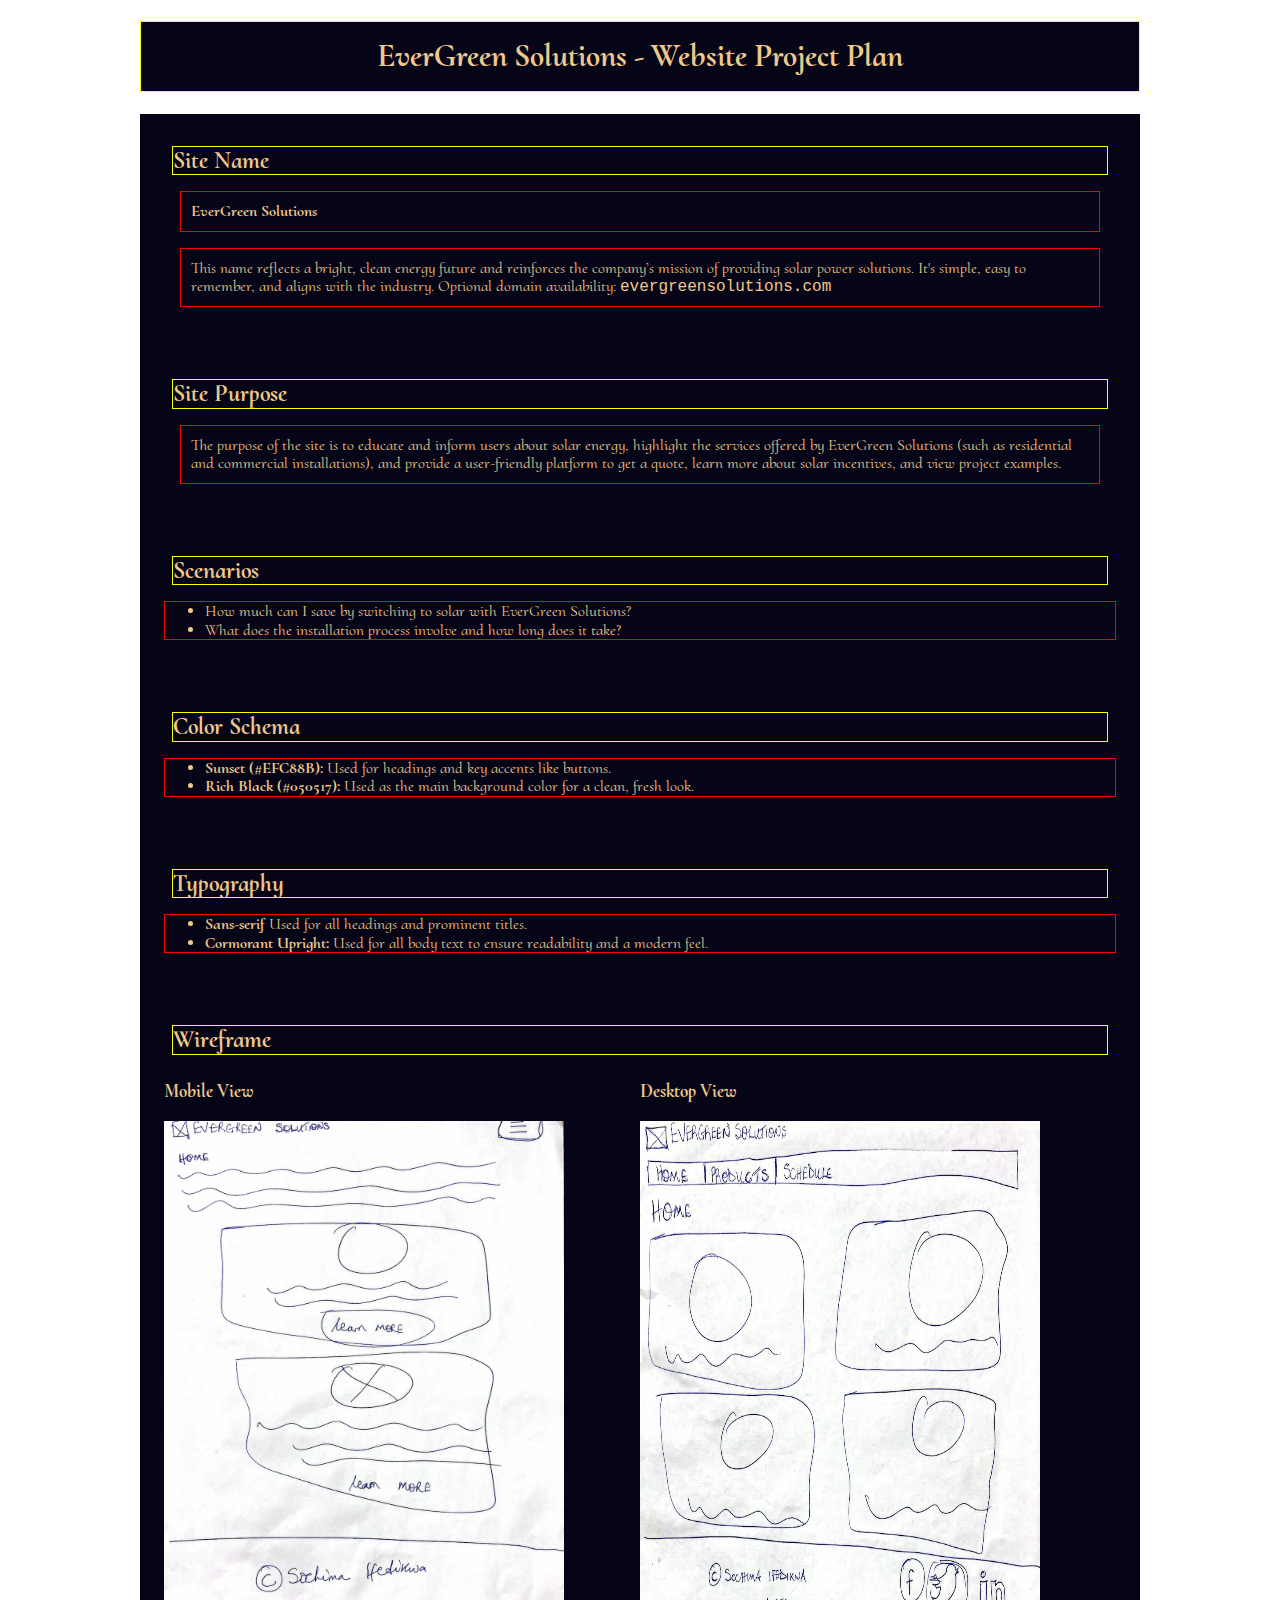
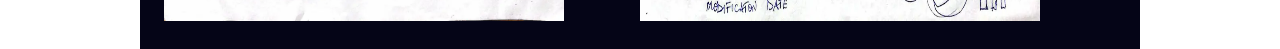
<file: project/siteplan.html>
<!DOCTYPE html>
<html lang="en">
<head>
    <meta charset="UTF-8">
    <meta name="viewport" content="width=device-width, initial-scale=1.0">
    <title>Project SitePlan</title>
    <meta name="description" content="This is the sige plan for the final project">
    <meta name="author" content="Sochima Ifedikwa">

    <meta property="og:title" content="Project SitePlan">
    <meta property="og:url" content="https://sochima-ifedikwa.github.io/wdd231/project/siteplan.html">
    <meta property="og:type" content="website">
    <!-- <meta property="og:image" content=""> -->

    <link rel="stylesheet" href="styles/normalize.css">
    <link rel="stylesheet" href="styles/siteplan.css">
    <!-- <link rel="stylesheet" href="styles/large.css"> -->

    <link rel="preconnect" href="https://fonts.googleapis.com">
    <link rel="preconnect" href="https://fonts.gstatic.com" crossorigin>
    <link href="https://fonts.googleapis.com/css2?family=Cormorant+Upright:wght@300;500&display=swap" rel="stylesheet">

    <script src="scripts/getdates.js"></script>
    <link rel="icon" href="favicon.ico" type="image/x-icon">
</head>
<body>
    <h1>EverGreen Solutions  - Website Project Plan</h1>

  <section>
    <h2>Site Name</h2>
    <p><strong>EverGreen Solutions</strong></p>
    <p>This name reflects a bright, clean energy future and reinforces the company’s mission of providing solar power solutions. It's simple, easy to remember, and aligns with the industry. Optional domain availability: <code>evergreensolutions.com</code></p>
  </section>

  <section>
    <h2>Site Purpose</h2>
    <p>The purpose of the site is to educate and inform users about solar energy, highlight the services offered by EverGreen Solutions (such as residential and commercial installations), and provide a user-friendly platform to get a quote, learn more about solar incentives, and view project examples.</p>
  </section>

  <section>
    <h2>Scenarios</h2>
    <ul>
      <li>How much can I save by switching to solar with EverGreen Solutions?</li>
      <li>What does the installation process involve and how long does it take?</li>
    </ul>
  </section>

  <section>
    <h2>Color Schema</h2>
    <ul>
      <li><strong>Sunset (#EFC88B):</strong> Used for headings and key accents like buttons.</li>
      <li><strong>Rich Black (#050517):</strong> Used as the main background color for a clean, fresh look.</li>
    </ul>
  </section>

  <section>
    <h2>Typography</h2>
    <ul>
      <li><strong>Sans-serif</strong> Used for all headings and prominent titles.</li>
      <li><strong>Cormorant Upright:</strong> Used for all body text to ensure readability and a modern feel.</li>
    </ul>
  </section>

  <section class="wireframe">
    <h2>Wireframe</h2>
    <div id="mobile-wireframe">
      
      <h3>Mobile View</h3>
      <img src="images/mobile_webframe.webp" alt="Mobile wireframe of EverGreen Solutions homepage" width="400" height="500">
    </div>

    <div id="desktop-wireframe">
      <h3>Desktop View</h3>
      <img src="images/desktop_wireframe.webp" alt="Desktop wireframe of EverGreen Solutions homepage" width="400" height="500">
    </div>
  </section>
</body>
</html>
</file>
<file: project/styles/base.css>
:root {
    --background-color: #050517;
    --primary-color: #EFC88B;
}


* {
    -moz-box-sizing: border-box;
    -webkit-box-sizing: border-box;
    box-sizing: border-box;
  }

body {
    font-family: "Cormorant Upright", serif;
    font-weight: 300;
}

header {
    display: grid;
    grid-template-columns: 60px auto 44px 44px;
    align-items: end;
    background-color: var(--background-color);
}
header .logo {
    padding: 5px 0 5px 10px;

}

header span {
    font-weight: 700;
    color: var(--primary-color);
    font-size: 1.5rem;
    padding-left: 10px;
}


/************************** NAVIGATION **************************/
nav {
    background-color: #280625;
}
nav ul {
    margin: 0;
    padding: 0;
    list-style: none;
}
nav ul li a {
    color: var(--primary-color);
    text-decoration: none;
    padding: .75rem;
    display: block;
    text-align: center;
    font-size: 1.2rem;
    border-bottom: 1px solid rgba(0,0,0,0.2);
}
nav ul li a:hover {color: red;}
nav ul li.active a {background-color: #1c2b4d;}


/************************** HAMBURGER NAVIGATION **************************/
button#hamburger, button#dark {
	background: none;
	border: none;
	display: block;
	width: 44px;
    height: 44px;
	cursor: pointer;
}
button#hamburger {
    color: #555;
    font-size: 2rem;
    margin-bottom: 5px;
}

button#hamburger::before {
	content: "\2630";
}
button#hamburger.show::before {
	content: "x";
}
/************ Animate open and closed *************/
nav {
    display: grid;
    grid-template-rows: 0fr;
    transition: grid-template-rows 0.5s ease-out;
}
nav.show {
    grid-template-rows: 1fr;
}
nav ul {overflow: hidden;}


/************************** MAIN **************************/
main h1 {
    color:#1c2b4d;
    padding: 1rem 0 0 10px;
    margin: 0;
}
main h2 {
    color: #214769;
    padding: 1rem 0 0 10px;
    margin: 0;
}

main p {
    color: #333;
    padding: 1rem 0 0 10px;
    margin: 0;
}
/************************** DARK MODE **************************/
main.darkon {
    background-color: #222;
}
main.darkon h1, main.darkon h2, main.darkon p {
    color: #eee;
}



/************************** POPUPS **************************/

#solarsteps section {
    margin: 10px;
    padding: 10px;
    text-align: center;
    border: #e5ddac 1px solid;
    border-radius: 20px;
    box-shadow: 0 0 10px #ccc;
}
#solarsteps div {
    width: 100px;
    height: 100px;
    margin: auto;
    display: flex;
    justify-content: center;
    align-items: center;
    font-size: 4rem;
    font-weight: 700;
    color: var(--primary-color);
    background-color: var(--background-color);
    border: 2px solid red;
    border-radius: 100%;
}
#solarsteps button, #solarstepsdialog button {
    padding: .5rem 1rem;
    font-weight: 700;;
    margin: 5px;
    background-color: #e5ddac;
    color: #1c2b4d;
    border: 1px solid #1c2b4d;
    border-radius: 20px;
}
::backdrop {
    background-color: rgba(0,0,0,0.7);
}
#solarstepsdialog {
    margin: auto 5vw;
    width: 90vw;
    padding: 10px;
    border: #1c2b4d solid 1px;
    border-radius: 10px;
}
#solarstepsdialog ul {
    line-height: 125%;
    padding: 0 20px;
}
#solarstepsdialog ul li {
    margin-bottom: 10px;
}





/************************** FORM **************************/
.designOne label {display: block; padding: .3rem 10px;}
.designOne input[type=text],
.designOne input[type=date],
.designOne input[type=tel] {
    display: block;
    margin: .1rem 0 1rem 0 ;
    padding: .3rem;
    border: 1px solid #999;
    border-radius: 4px;
    border-left-width: 5px;
    border-left-color:#555;
    font-size: 1rem;
    color: #3D405B;
    width: 250px;
}

.designOne input:required {border-left-color: #d70000;}
.designOne input:focus {border-left-color: black; outline:none;}
.designOne input:required:valid{border-left-color: green;}


.designOne input[type=submit] {
    border: 1px solid black;
    text-align: center;
    color: white;
    background-color: #366f5a;
    padding: .75rem 1.5rem;
    margin: 2rem 10px;
    font-size: 1.2rem;
    -webkit-appearance: none;
    appearance: none;
    border-radius: 4px;
    box-shadow: 1px 1px 10px #aaa;
}



/************************** PRODUCT BUTTONS **************************/
.mybuttons {
    display: grid;
    grid-template-columns: 1fr 1fr;
    margin: 10px;
}
.mybuttons button {
    padding: .7rem;
    font-weight: 700;;
    margin: 5px;
    background-color: #e5ddac;
    color: #1c2b4d;
    border: 1px solid #1c2b4d;
    border-radius: 20px;
}

/************************** PRODUCT CARDS **************************/
.mycard {
    margin: 1rem 10px;
    border: 1px #eee solid;
    border-radius: 10px;
    overflow: hidden; 
}
.mycard h2 {
    font-weight: 500;
    color: #fff;
    background-color: #366f5a;
    text-align: center;
    padding: .5rem;
    margin: 0;
    
}
.mycard img {
    width: 100%;
    height: auto;
}
.mycard p {
    margin: 5px 10px 5px 0px;
    padding: 0 0 0 10px;
    font-size: .76rem;
    border-left: solid 5px #d9c757;
}
.mycard span {
    display: block;
    padding: 1rem;
    font-weight: 500;
    margin: 0;
}

/************************** FOOTER **************************/
footer p {
    text-align: center;
    padding: 1rem 0;
    border-top: 1px solid #f5f5f7;
}
</file>
<file: project/styles/large.css>
@media only screen and (min-width: 38rem) {
    button#hamburger {
        display: none;
    }

    header {grid-template-columns: 60px auto 44px ;}

    nav {
        grid-template-rows: 1fr;
    }

    nav ul {
        display: flex;
    }

    nav ul li a {
        border: none;
        padding: .5rem 2rem;
    }

    nav ul li:last-child a {
        border: none;
    }

    header,
    main,
    nav,
    footer {
        max-width: 900px;
        margin: 0 auto;
    }
    /************************** PRODUCT BUTTONS **************************/
.mybuttons {
    display: grid;
    grid-template-columns: 1fr 1fr 1fr 1fr;
    margin: 10px;
}
/************************** PRODUCT CARDS **************************/
#products {
    display: grid;
    grid-template-columns: 1fr 1fr;
}

/************************** POPUPS **************************/
#solarsteps {
    display: grid;
    grid-template-columns: 1fr 1fr;
    grid-gap: 10px;
    margin: 10px;}
}
#solarstepsdialog {
    margin: auto 15vw;
    width: 60vw;

}
</file>
<file: styles/prophets.css>
* {
    margin: 0;
    padding: 0;
    box-sizing: border-box;
}
header, main, footer {
    margin: 1rem;
}


h1 {
    color: blue;
    text-align: center;

}

#cards {
    display: grid;
    grid-template-columns: repeat(auto-fit, minmax(320px, 1fr));
    grid-gap: 1rem;
}

footer {
    text-align: center;
    background-color: slategrey;
}
</file>
<file: chamber/styles/base.css>
:root {
    --primary-color: #E3B505;
    --secondary-color: #F0E68C;
    --background-color: #399cfe;
    --text-color: black;
    --font-family: "Roboto", "Opens Sans", sans-serif;
}

* {
    margin: 0;
    padding: 0;
    box-sizing: border-box;
}

header, main, nav, footer {
    max-width: 1000px;
    margin: 0 auto;
}

body {
    font-family: 'Open Sans', 'Roboto', sans-serif;
}

header {
    display: grid;
    grid-template-columns: 80px auto 44px;
    align-items: end;
    background-color: var(--background-color);
    display: flex;
    align-items: center;
    justify-content: left;
    border-bottom: 1px solid black;
}

header img {
    display: block;
    padding: 16px 10px;
}

header span:first-child {
    font-size: 2rem;
}
header span:nth-child(2) {
    font-size: 1rem;
}


nav {
    background-color: var(--background-color);
}

#hamburger::before {
    content: "\2630"; /* Unicode character for a hamburger menu */
}

#hamburger {
    font-size: 2rem;
    background: none;
    border: none;
    color: white;
    cursor: pointer;
    width: 100%;
    text-align: right;
    padding: 0.25rem 2vw;
}

ul.menuLinks li a {

    display: block;
    padding: 0.75rem 2vw;
    color: var(--text-color);
    text-decoration: none;
    /* font-size: 2rem; */
}

ul.menuLinks li.active a {
    background-color: white;
}

ul.menuLinks {
    list-style-type: none; /* This can also be set as list-style: none; */
}

#hamburger.open::before{
    content: "x" ;
}

nav {
    display: grid;
    grid-template-rows: 0fr;
    transition: grid-template-rows 0.5s ease-out;
}

nav ul{
    overflow: hidden;
}

nav.open {
    grid-template-rows: 1fr;
}

footer {
    background-color: var(--background-color);
    display: block;
}

footer section {
    padding: 2rem 10px;
}
footer section.social {
    display: flex;
    justify-content: center
}

footer img {
    width: auto;
    height: 44px;
    margin: 0 10px;
}
footer p {
    margin: .25rem;
}

div.theButtons {
    width: 100%; 
    text-align: center;
}

div.theButtons button.active {
    background-color: var(--background-color)
}

div.theButtons button {
  margin: 0 1rem; 
  padding: .7rem 1rem;
  border-radius: 10px;
  border: 1px solid #666;
}
div#members {
  margin: 0 2vw;
}
/*GRID layout here*/
div.grid {
  display: flex;
  flex-wrap: wrap;
  gap:8px;
  justify-content: center;
  
}
div.grid section {
  text-align: center;
  margin: 1rem 0;
  border: solid 1px #aaa;
  background-color: #eee;
  border-radius: 10px;
  overflow: hidden;
}

div.grid img:first-child {
    width: 100%; 
    height: auto;
}

div.grid h3 {
    margin: .2rem 0;
}

div.grid p {
    margin: .2rem 0;
}

/*LIST layout here*/
div.list section {
  display: grid;
  grid-template-columns: auto auto auto auto;
  align-items: center;
  margin: .5rem 0;
  padding: 5px;
  border: solid 1px #aaa;
  background-color: #eee;
  border-radius: 10px;
  overflow: hidden;
}

div.list img:first-child {
    display: none;
}

.hero {
    max-width: 1200px;
    position: relative;
}

.hero img {
    width: 100%;
    height: auto;
    display: block;
}
.hero a{
    position: absolute;
    right: 10px;
    bottom: 10px;
    display: block;
    width: 100px;
    text-align: center;
    color: white;
    border: solid 1px #000;
    border-radius: 5px;
    padding: 5px;
    background-color: #2a384a;
}

section.ew {
    margin: .5rem 10px;
}

section.ew div {
    background-color: #eee;
}

section.ew h2 {
    margin: 0;
    background-color: var(--background-color);
    color: var(--text-color);
    padding: 5px 10px;
}

div.events p{
    margin: .75rem 10px
}

div.weather div{
    display: flex;
}

div.weather p {
    font-family: Verdana, sans-serif;
    margin: .2rem 0;
    font-size: .75rem;
    color: var(--text-color);
}

#forecast p {
    margin: .5rem 10px;
    font-family: Verdana, sans-serif;
    color: var(--text-color);
}

#spot div {
    background-color: #eee;
    text-align: center;
    border: 1px solid #aaa;
    border-radius: 10px;
    overflow: hidden;
    margin: 10px;
}
#spot h2 {
    background-color: var(--background-color);
    margin: 0;
    padding: .3rem 0;
    font-size: 1.1rem;
}
#spot p {
    margin: 0;
    padding: .5rem;
}
#spot img {
    width: 100px;
    height: auto;
}

.mslvl aside {
    border: solid 1px #444;
    border-radius: 5px 20px;
    padding: 10px;
    background-color: #bed9d2;
    text-align: center;
    margin-bottom: 1rem;

    animation-duration: 2s;
    animation-name: slidein;
}

@keyframes slidein {
    0% {
      opacity: 0%;
      margin-top: 50px;
      background-color: #aebb1a;
    }
    100% {
      opacity: 100%;
      margin-top: 0px;
      background-color: #bed9d2;
    }
  }

  #mlModal {
    position: relative;
    border: 2px solid #f27d80;
    border-radius: 8px;
    padding: .5rem;
    background-color: #eee;
    box-shadow: 0 0 15px #777;
    width: 90%;
}

#mlModal div {
    display: grid;
    grid-template-columns: auto 44px;
    border-bottom: dashed 1px #aaa;
  }
  
  #mlModal h4 {
    font-size: 1.5rem;;
    font-weight: 500;
    margin: 0;
  }
  #mlModal span {
    font-size: 1rem;;
  }

  ::backdrop {
    background-color: rgba(255, 255, 255, 0.75);
  }
  
  #mlModal button {
    width: 44px;
    height: 44px;
    border: 1px solid rgba(0, 0, 0, 0.1);
    border-radius: 8px;
    background-color: #ccc;
    font-size: 1.5rem;
  }

  .sbs {padding: 1rem;}
form.designOne {
    margin: 1rem 2%;
}
.designOne label {
    display: block;
    font-size: .8rem;
    color: #d4295f;
    padding-top: .2rem;
}
.designOne h3 {
    font-size: .9rem;
    color: var(--text-color);
    margin: 1.5rem 0 .2rem 0;
    border-bottom: 1px solid #eee;
}

.designOne input[type=text],
.designOne input[type=tel],
.designOne input[type=date],
.designOne input[type=email],
.designOne textarea,
.designOne select {
    display: block;
    margin: .1rem 0 1rem 0 ;
    padding: .3rem;
    border: 1px solid #999;
    border-radius: 4px;
    border-left-width: 5px;
    border-left-color:#555;
    font-size: 1rem;
    color: #3D405B;
    width: 250px;
}

.designOne input:required {border-left-color: #d70000;}
.designOne input:focus {border-left-color: black; outline:none;}
.designOne input:required:valid{border-left-color: green;}

.designOne input[type=submit] {
    border: 1px solid black;
    text-align: center;
    color: white;
    padding: .75rem 1.5rem;
    margin: 2rem 0;
    font-size: 1.2rem;
    -webkit-appearance: none;
    appearance: none;
    animation: color_change 2s infinite alternate linear;
}

  @keyframes color_change {
	0% {border-radius: 1px 20px; background-color: #3D405B;}
    100% {border-radius: 20px 1px; background-color: rgb(85, 126, 128);}
}
.designOne input:-webkit-autofill{
-webkit-text-fill-color: #3D405B;
}



#results {
background-color: #F4F1DE;
padding: 0 1rem;
margin: 10px;
border: 1px solid #E07A5F;
border-radius: 6px;
}

#allplaces div {
    margin: 1rem 8px;
    padding: 10px;
    border: 1px solid #999;
    background-color: #eee;
    border-radius: 8px;
    overflow: hidden;
    
    display: grid;
    gap:10px;
    grid-template-areas: 
    "name" 
    "photograph"
    "description"
    "cost"
    "location"
    "button"
  }
  #allplaces div h2 {
    margin: 1rem 0px;
    grid-area: name;
  }
  #allplaces div img {
    width: 100%;
    grid-area: photograph;
  }
  #allplaces div p {
    margin: 1rem 0px;
    grid-area: description;
  }
  #allplaces div address {
    margin: 1rem 0px;
    grid-area: location;
  }
  #allplaces div button {
    margin: 1rem 0px;
    background-color: #d4295f;
    color: #eee;
    border:none;
    border-radius: 30px;
    padding: 1rem;
    grid-area: button;
  }
</file>
<file: chamber/styles/larger.css>
@media only screen and (min-width: 320px) {
    :root {
        --primary-color: #E3B505;
        --secondary-color: #F0E68C;
        --background-color: #399cfe;
        --text-color: black;
        --font-family: "Roboto", "Opens Sans", sans-serif;
    }

    header, main, nav, footer {
        max-width: 1000px;
        margin: 0 auto;
    }

    #hamburger {
        display: none;
    }

    ul.menuLinks, ul.menuLinks.open {
        display: flex;
        justify-content: space-around;
    }

    ul.menuLinks a:hover {
        background-color: var(--secondary-color);
    }

    nav {
        grid-template-rows: 1fr;
    }

    section.ew {
        display: grid;
        grid-template-columns: 2fr 1fr 1fr;
        column-gap: 10px;
    }

    #spot {
        display: grid;
        grid-template-columns: 1fr 1fr 1fr;
        column-gap: 10px;
    }

    .sbs {
        display: grid;
        grid-template-columns: 1fr 1fr;
    }

    #allplaces {
        display: grid;
        grid-template-columns: 1fr 1fr;
       }


    footer {
        display: grid;
        grid-template-columns: repeat(3, 1fr);
    }
}
</file>
<file: chamber/styles/medium.css>
@media only screen and (min-width: 320px) {
    #allplaces div {
        grid-template-areas: 
        "name name" 
        "photograph description"
        "photograph location"
        "button button"
      }
      #allplaces div img {
        width: 300px;
      }
} /*end media query*/
</file>
<file: modules_demo/styles/modules.css>
* {
  margin: 0;
  padding: 0;
  box-sizing: border-box;
}

body {
  font-family: Arial, sans-serif;
  background-color: #f0f0f0;
}

main {
  padding: 1rem;
  background-color: #fff;
  color: #333;
  width: fit-content;
  margin: 1rem auto;
  border: 1px solid rgb(0 0 0 / 10%);
  border-radius: 10px;
}

h1 {
  font-size: 1.5rem;
  color: #000;
}

h2 {
  font-size: 1.2rem;
  color: #555;
}

h1,
h2 {
  text-align: center;;
  margin-bottom: 1.1rem;
}

form p {
  margin: .5rem;
  font-weight: bold;
}

#enrollment {
  padding: 1rem 1rem 0 1rem;
  border: 1px solid rgb(0 0 0 / 10%);
  border-radius: 10px;
  background-color: #bed;
  text-align: center;
}

select {
  padding: 0.5em;
  border: 1px solid #ccc;
  width: 3rem;
}

button {
  display: block;
  margin: 1rem auto;
  padding: 0.6em 1em;
  border: none;
  border-radius: 5px;
  background-color: #0078d4;
  color: white;
  cursor: pointer;
}

button:hover {
  background-color: #005fa3;
}

table {
  margin-top: 2rem;
  width: 100%;
  border-collapse: collapse;
  background-color: white;
  box-shadow: 0 2px 6px rgb(0 0 0 / 5%);
}

th,
td {
  padding: 0.75rem;
  text-align: center;
  border-bottom: 1px solid #ddd;
}

th {
  background-color: #000;
  color: white;
  font-weight: bold;
}

tr:hover {
  background-color: #bbb;
}
</file>
<file: project/styles/siteplan.css>
:root {
    --background-color: #050517;
    --text-color: #EFC88B;
}

* {
    box-sizing: border-box;
    /* margin: 0;
    padding: 0; */
}

body {
    font-family: "Cormorant Upright", serif;
    font-weight: 400;
    font-size: medium;
    margin: 0 auto;
    max-width: 1000px;
    /* background-color: var(--background-color); */
}

p {
    color: var(--text-color);
    margin: 1rem;
    padding: 10px;
    border: 0.5px solid red;
    
}

h1, h2 {
    color: var(--text-color);
    background-color: var(--background-color);
    border: 1px solid yellow;
}

h1 {
    padding: 1rem;
    text-align: center;
}

section{
    background-color: var(--background-color);
    color: var(--text-color);
    padding: 1.5rem;
}

section h2 {
    margin: 0.5rem;
}

section ul {
    border: 0.5px solid red;
}


.wireframe {
    display: grid;
    grid-template-columns: repeat(2, 1fr);
}

.wireframe h2 {
    grid-column: 1/3;
}
</file>
